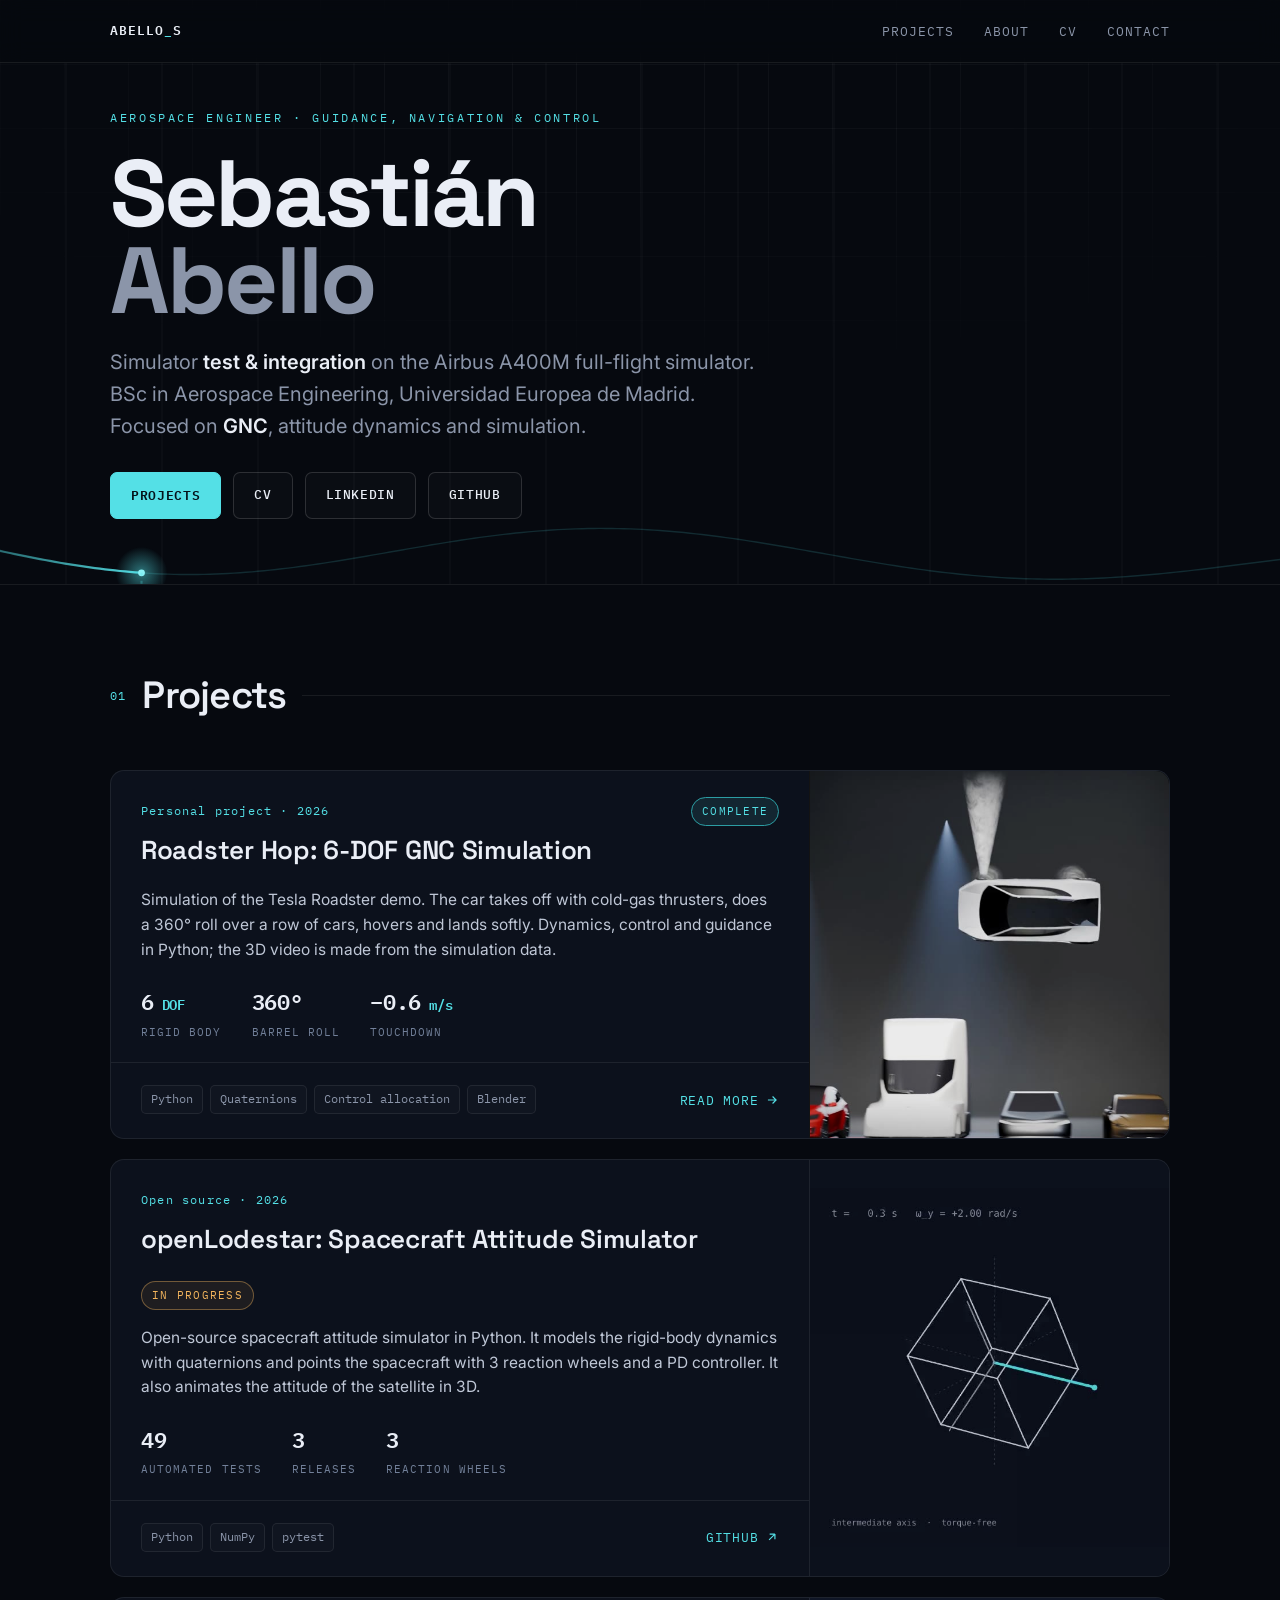
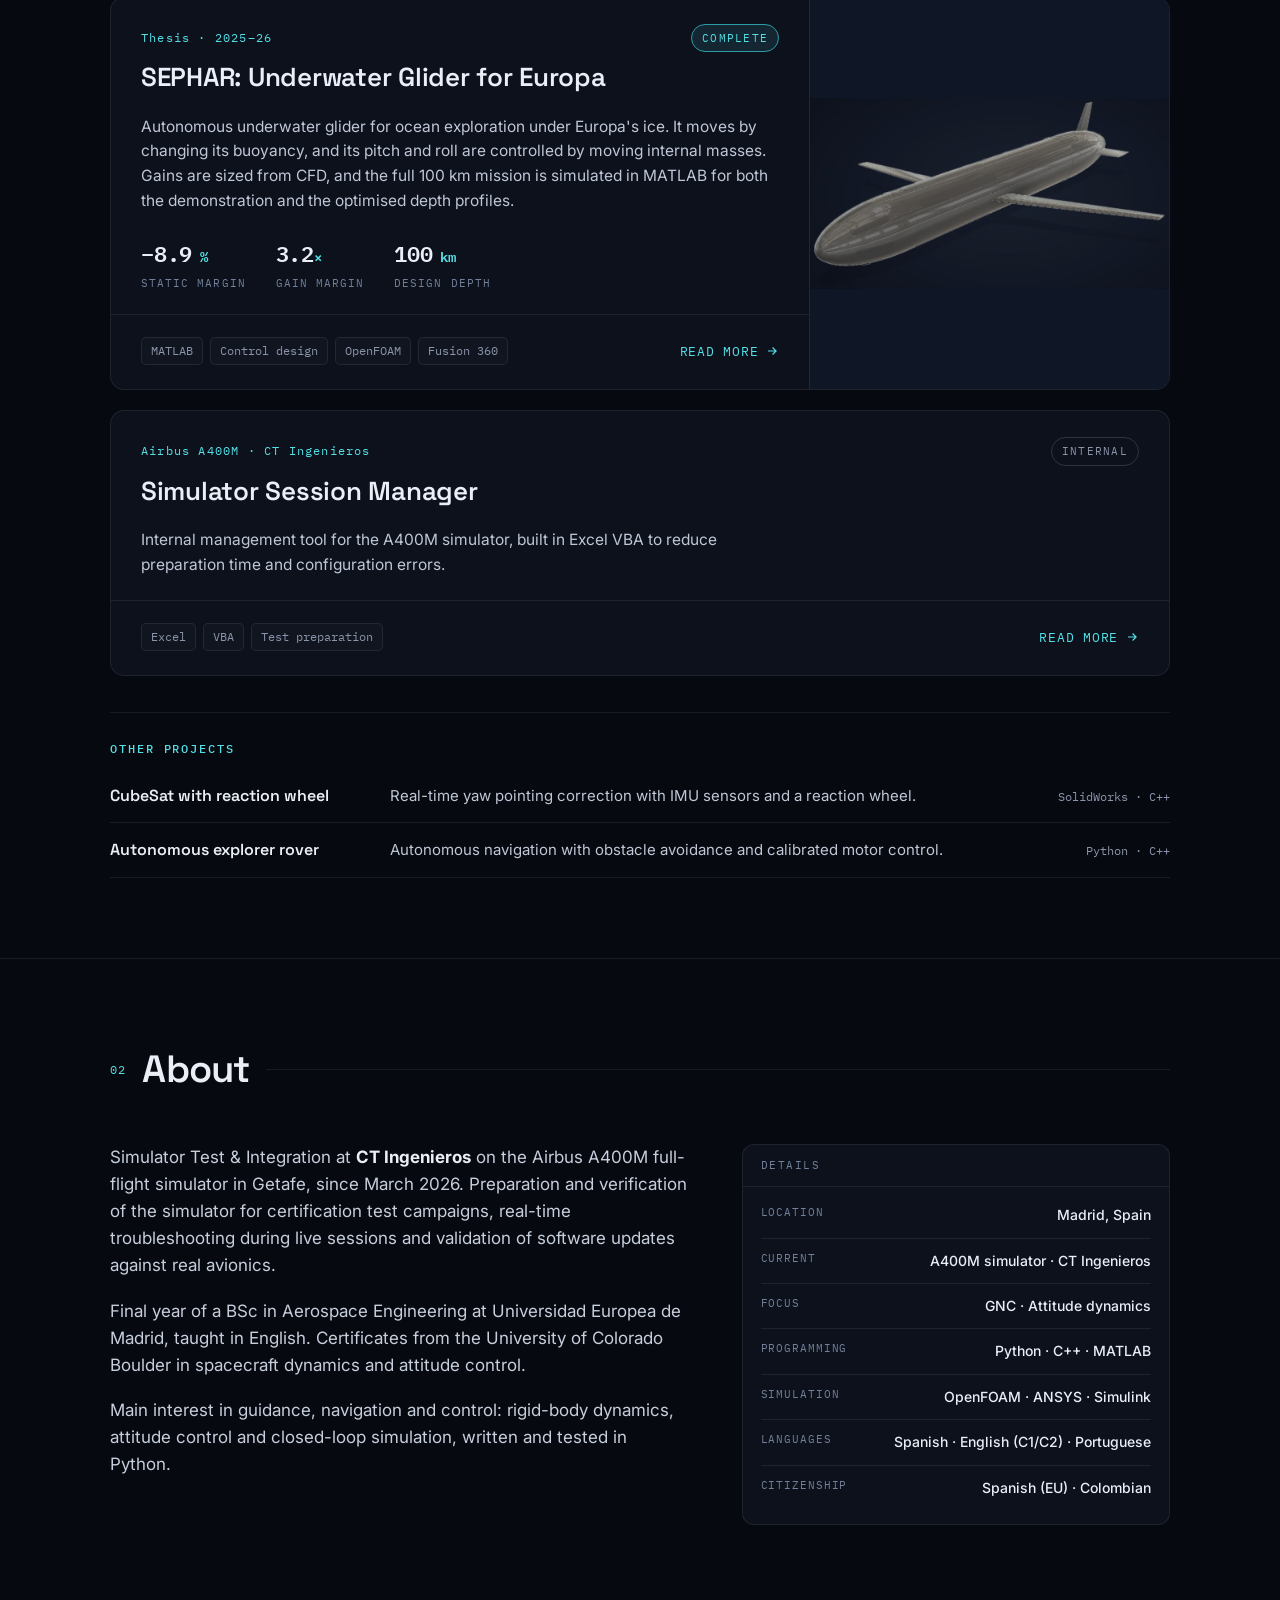
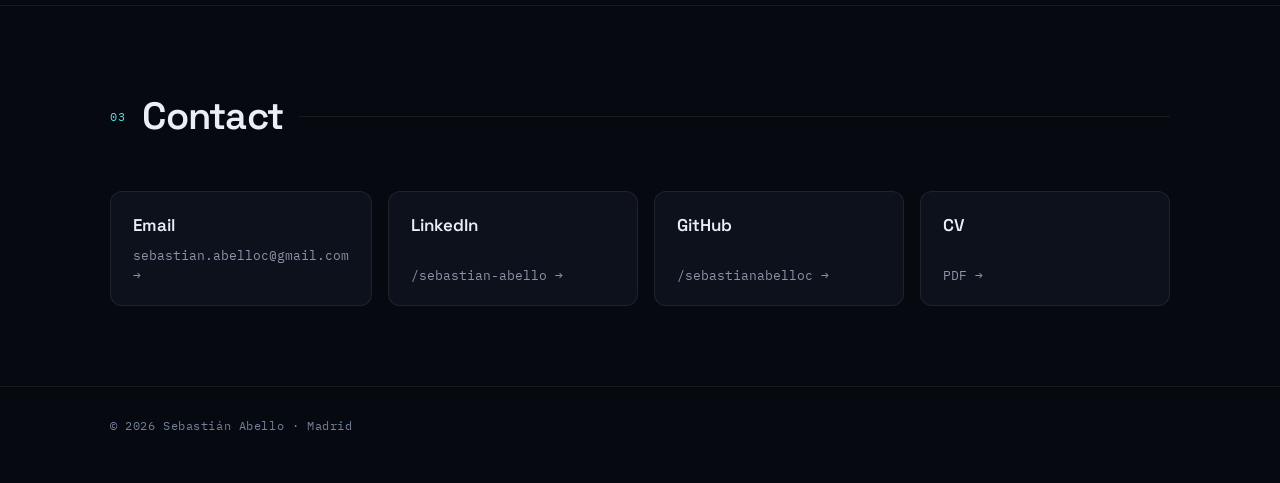
<file: index.html>
<!DOCTYPE html>
<html lang="en">
<head>
<meta charset="UTF-8" />
<script>document.documentElement.classList.add('js')</script>
<meta name="viewport" content="width=device-width, initial-scale=1.0" />
<title>Sebastián Abello · Aerospace Engineer</title>
<meta name="description" content="Aerospace engineer in simulator test and integration on the Airbus A400M full-flight simulator. Projects in guidance, navigation and control, attitude dynamics and simulation." />
<link rel="preconnect" href="https://fonts.googleapis.com" />
<link rel="preconnect" href="https://fonts.gstatic.com" crossorigin />
<link href="https://fonts.googleapis.com/css2?family=IBM+Plex+Mono:wght@400;500;600&family=Inter:wght@400;500;600&family=Space+Grotesk:wght@500;600;700&display=swap" rel="stylesheet" />
<link rel="icon" href="favicon.svg" type="image/svg+xml" />
<meta property="og:type" content="website" />
<meta property="og:title" content="Sebastián Abello · Aerospace Engineer" />
<meta property="og:description" content="Projects in guidance, navigation and control, attitude dynamics and simulation." />
<meta property="og:image" content="https://sebastianabelloc.github.io/assets/og-roadster.jpg" />
<meta property="og:url" content="https://sebastianabelloc.github.io/" />
<meta name="twitter:card" content="summary_large_image" />
<link rel="stylesheet" href="style.css?v=14" />
</head>
<body>

<header class="bar">
  <div class="wrap">
    <a class="brand" href="index.html">ABELLO<b>_</b>S</a>
    <button class="menu-btn" aria-label="Menu" aria-expanded="false"><span></span><span></span></button>
    <nav>
      <a href="#projects">Projects</a>
      <a href="#about">About</a>
      <a href="cv.pdf" target="_blank" rel="noopener">CV</a>
      <a href="#contact">Contact</a>
    </nav>
  </div>
</header>

<main>
<section class="hero">
  <canvas id="traj"></canvas>
  <div class="wrap">
    <span class="eyebrow">Aerospace Engineer · Guidance, Navigation &amp; Control</span>
    <h1>Sebastián<br><span class="l2">Abello</span></h1>
    <p class="role">
      Simulator <b>test &amp; integration</b> on the Airbus A400M full-flight simulator.
      BSc in Aerospace Engineering, Universidad Europea de Madrid.
      Focused on <b>GNC</b>, attitude dynamics and simulation.
    </p>
    <div class="cta">
      <a class="btn primary" href="#projects">Projects</a>
      <a class="btn" href="cv.pdf" target="_blank" rel="noopener">CV</a>
      <a class="btn" href="https://www.linkedin.com/in/sebastian-abello-30a642265/" target="_blank" rel="noopener">LinkedIn</a>
      <a class="btn" href="https://github.com/sebastianabelloc" target="_blank" rel="noopener">GitHub</a>
    </div>
  </div>
</section>

<section id="projects">
  <div class="wrap">
    <div class="sec-head reveal"><span class="tag">01</span><h2>Projects</h2><span class="rule"></span></div>

    <a class="log has-media reveal" href="roadster-hop.html">
      <div class="log-body">
        <div class="log-h"><div><span class="idx">Personal project · 2026</span><h3>Roadster Hop: 6-DOF GNC Simulation</h3></div><span class="badge done">Complete</span></div>
        <p class="desc">Simulation of the Tesla Roadster demo. The car takes off with cold-gas thrusters, does a 360° roll over a row of cars, hovers and lands softly. Dynamics, control and guidance in Python; the 3D video is made from the simulation data.</p>
        <div class="metrics">
          <div class="m"><div class="v">6<span class="u"> DOF</span></div><div class="k">rigid body</div></div>
          <div class="m"><div class="v">360°</div><div class="k">barrel roll</div></div>
          <div class="m"><div class="v">−0.6<span class="u"> m/s</span></div><div class="k">touchdown</div></div>
        </div>
        <div class="log-f"><div class="stack"><span class="chip">Python</span><span class="chip">Quaternions</span><span class="chip">Control allocation</span><span class="chip">Blender</span></div>
          <span class="open-cue">Read more <svg viewBox="0 0 24 24" fill="none" stroke="currentColor" stroke-width="2"><path d="M5 12h14M13 6l6 6-6 6"/></svg></span></div>
      </div>
      <div class="log-media"><video src="assets/roadster-card.mp4" poster="assets/roadster-hop-thumb.jpg" autoplay muted loop playsinline preload="metadata" aria-label="Render of the simulated hop: take-off, barrel roll over the lineup of cars and landing"></video></div>
    </a>

    <a class="log has-media reveal" href="https://github.com/sebastianabelloc/openLodestar" target="_blank" rel="noopener">
      <div class="log-body">
        <div class="log-h"><div><span class="idx">Open source · 2026</span><h3>openLodestar: Spacecraft Attitude Simulator</h3></div><span class="badge wip">In progress</span></div>
        <p class="desc">Open-source spacecraft attitude simulator in Python. It models the rigid-body dynamics with quaternions and points the spacecraft with 3 reaction wheels and a PD controller. It also animates the attitude of the satellite in 3D.</p>
        <div class="metrics">
          <div class="m"><div class="v">49</div><div class="k">automated tests</div></div>
          <div class="m"><div class="v">3</div><div class="k">releases</div></div>
          <div class="m"><div class="v">3</div><div class="k">reaction wheels</div></div>
        </div>
        <div class="log-f"><div class="stack"><span class="chip">Python</span><span class="chip">NumPy</span><span class="chip">pytest</span></div>
          <span class="open-cue">GitHub <svg viewBox="0 0 24 24" fill="none" stroke="currentColor" stroke-width="2"><path d="M7 17L17 7M17 7H8M17 7v9"/></svg></span></div>
      </div>
      <div class="log-media fit"><video src="assets/lodestar-tumble.mp4" poster="assets/lodestar-tumble-poster.jpg" autoplay muted loop playsinline preload="metadata" aria-label="Torque-free tumbling body simulated with openLodestar: the intermediate axis flips periodically (Dzhanibekov effect)"></video></div>
    </a>

    <a class="log has-media reveal" href="sephar.html">
      <div class="log-body">
        <div class="log-h"><div><span class="idx">Thesis · 2025–26</span><h3>SEPHAR: Underwater Glider for Europa</h3></div><span class="badge done">Complete</span></div>
        <p class="desc">Autonomous underwater glider for ocean exploration under Europa's ice. It moves by changing its buoyancy, and its pitch and roll are controlled by moving internal masses. Gains are sized from CFD, and the full 100 km mission is simulated in MATLAB for both the demonstration and the optimised depth profiles.</p>
        <div class="metrics">
          <div class="m"><div class="v">−8.9<span class="u"> %</span></div><div class="k">static margin</div></div>
          <div class="m"><div class="v">3.2<span class="u">×</span></div><div class="k">gain margin</div></div>
          <div class="m"><div class="v">100<span class="u"> km</span></div><div class="k">design depth</div></div>
        </div>
        <div class="log-f"><div class="stack"><span class="chip">MATLAB</span><span class="chip">Control design</span><span class="chip">OpenFOAM</span><span class="chip">Fusion 360</span></div>
          <span class="open-cue">Read more <svg viewBox="0 0 24 24" fill="none" stroke="currentColor" stroke-width="2"><path d="M5 12h14M13 6l6 6-6 6"/></svg></span></div>
      </div>
      <div class="log-media fit sephar"><img src="assets/sephar-exterior-dark.jpg" alt="SEPHAR underwater glider, exterior CAD render" loading="lazy" /></div>
    </a>

    <a class="log reveal" href="a400m-session-manager.html">
      <div class="log-body">
        <div class="log-h"><div><span class="idx">Airbus A400M · CT Ingenieros</span><h3>Simulator Session Manager</h3></div><span class="badge int">Internal</span></div>
        <p class="desc">Internal management tool for the A400M simulator, built in Excel VBA to reduce preparation time and configuration errors.</p>
        <div class="log-f"><div class="stack"><span class="chip">Excel</span><span class="chip">VBA</span><span class="chip">Test preparation</span></div>
          <span class="open-cue">Read more <svg viewBox="0 0 24 24" fill="none" stroke="currentColor" stroke-width="2"><path d="M5 12h14M13 6l6 6-6 6"/></svg></span></div>
      </div>
    </a>

    <div class="others reveal">
      <h4>Other projects</h4>
      <div class="orow"><span class="on">CubeSat with reaction wheel</span><span class="od">Real-time yaw pointing correction with IMU sensors and a reaction wheel.</span><span class="ot">SolidWorks · C++</span></div>
      <div class="orow"><span class="on">Autonomous explorer rover</span><span class="od">Autonomous navigation with obstacle avoidance and calibrated motor control.</span><span class="ot">Python · C++</span></div>
    </div>

  </div>
</section>

<section id="about">
  <div class="wrap">
    <div class="sec-head reveal"><span class="tag">02</span><h2>About</h2><span class="rule"></span></div>
    <div class="about-grid reveal">
      <div>
        <p>Simulator Test &amp; Integration at <b>CT Ingenieros</b> on the Airbus A400M full-flight simulator in Getafe, since March 2026. Preparation and verification of the simulator for certification test campaigns, real-time troubleshooting during live sessions and validation of software updates against real avionics.</p>
        <p>Final year of a BSc in Aerospace Engineering at Universidad Europea de Madrid, taught in English. Certificates from the University of Colorado Boulder in spacecraft dynamics and attitude control.</p>
        <p>Main interest in guidance, navigation and control: rigid-body dynamics, attitude control and closed-loop simulation, written and tested in Python.</p>
      </div>
      <div class="sys">
        <div class="sys-h">Details</div>
        <dl>
          <div class="row"><dt>Location</dt><dd>Madrid, Spain</dd></div>
          <div class="row"><dt>Current</dt><dd>A400M simulator · CT Ingenieros</dd></div>
          <div class="row"><dt>Focus</dt><dd class="amber">GNC · Attitude dynamics</dd></div>
          <div class="row"><dt>Programming</dt><dd>Python · C++ · MATLAB</dd></div>
          <div class="row"><dt>Simulation</dt><dd>OpenFOAM · ANSYS · Simulink</dd></div>
          <div class="row"><dt>Languages</dt><dd>Spanish · English (C1/C2) · Portuguese</dd></div>
          <div class="row"><dt>Citizenship</dt><dd>Spanish (EU) · Colombian</dd></div>
        </dl>
      </div>
    </div>
  </div>
</section>

<section id="contact">
  <div class="wrap">
    <div class="sec-head reveal"><span class="tag">03</span><h2>Contact</h2><span class="rule"></span></div>
    <div class="contact reveal">
      <div class="links">
        <a class="lrow" href="mailto:sebastian.abelloc@gmail.com"><span class="k">Email</span><span class="v">sebastian.abelloc@gmail.com →</span></a>
        <a class="lrow" href="https://www.linkedin.com/in/sebastian-abello-30a642265/" target="_blank" rel="noopener"><span class="k">LinkedIn</span><span class="v">/sebastian-abello →</span></a>
        <a class="lrow" href="https://github.com/sebastianabelloc" target="_blank" rel="noopener"><span class="k">GitHub</span><span class="v">/sebastianabelloc →</span></a>
        <a class="lrow" href="cv.pdf" target="_blank" rel="noopener"><span class="k">CV</span><span class="v">PDF →</span></a>
      </div>
    </div>
  </div>
</section>
</main>

<footer>
  <div class="wrap">
    <span>© 2026 Sebastián Abello · Madrid</span>
  </div>
</footer>

<script src="app.js"></script>
</body>
</html>
</file>
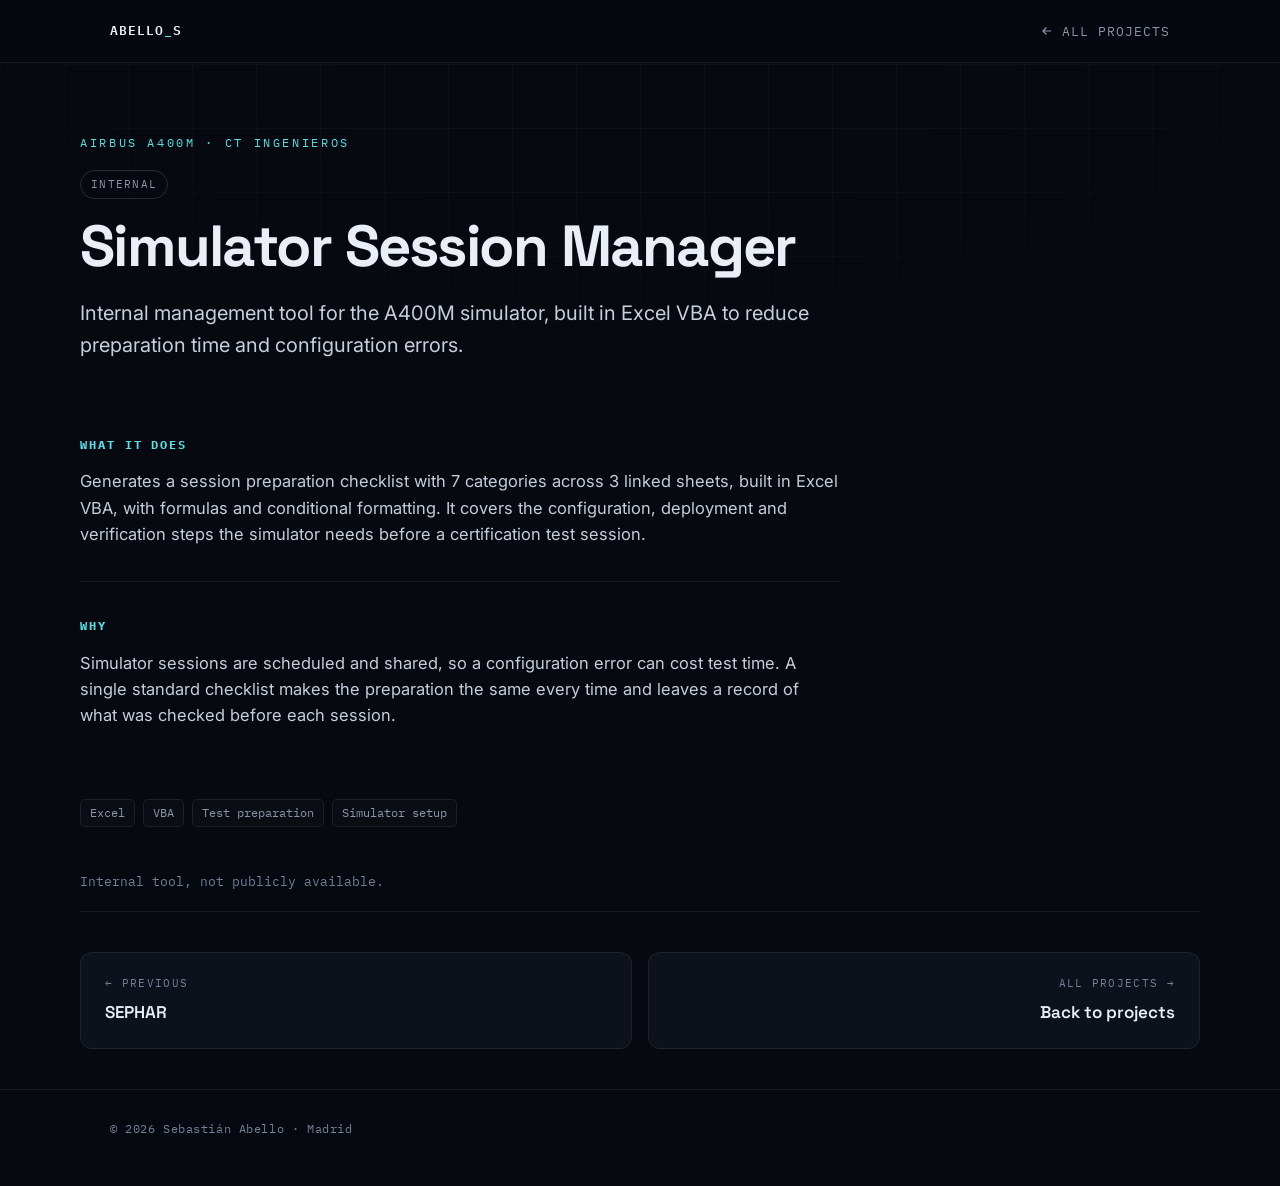
<file: a400m-session-manager.html>
<!DOCTYPE html>
<html lang="en">
<head>
<meta charset="UTF-8" />
<script>document.documentElement.classList.add('js')</script>
<meta name="viewport" content="width=device-width, initial-scale=1.0" />
<title>Simulator Session Manager · Sebastián Abello</title>
<meta name="description" content="Internal management tool for the A400M full-flight simulator, built in Excel VBA to reduce preparation time and configuration errors." />
<link rel="preconnect" href="https://fonts.googleapis.com" />
<link rel="preconnect" href="https://fonts.gstatic.com" crossorigin />
<link href="https://fonts.googleapis.com/css2?family=IBM+Plex+Mono:wght@400;500;600&family=Inter:wght@400;500;600&family=Space+Grotesk:wght@500;600;700&display=swap" rel="stylesheet" />
<link rel="icon" href="favicon.svg" type="image/svg+xml" />
<meta property="og:type" content="website" />
<meta property="og:title" content="Simulator Session Manager" />
<meta property="og:description" content="Internal management tool for the A400M simulator, built in Excel VBA to reduce preparation time and configuration errors." />
<meta property="og:image" content="https://sebastianabelloc.github.io/assets/og-roadster.jpg" />
<meta property="og:url" content="https://sebastianabelloc.github.io/a400m-session-manager.html" />
<meta name="twitter:card" content="summary_large_image" />
<link rel="stylesheet" href="style.css?v=14" />
</head>
<body>

<header class="bar">
  <div class="wrap">
    <a class="brand" href="index.html">ABELLO<b>_</b>S</a>
    <a class="back-link" href="index.html#projects">
      <svg viewBox="0 0 24 24" fill="none" stroke="currentColor" stroke-width="2"><path d="M19 12H5M11 6l-6 6 6 6"/></svg>All projects
    </a>
  </div>
</header>

<main>
<div class="pp wrap">
  <span class="eyebrow">Airbus A400M · CT Ingenieros</span>
  <span class="badge int pp-badge">Internal</span>
  <h1>Simulator Session Manager</h1>
  <p class="pp-lead">Internal management tool for the A400M simulator, built in Excel VBA to reduce preparation time and configuration errors.</p>

  <div class="pp-body">
    <div class="pp-sec">
      <h4>What it does</h4>
      <p>Generates a session preparation checklist with 7 categories across 3 linked sheets, built in Excel VBA, with formulas and conditional formatting. It covers the configuration, deployment and verification steps the simulator needs before a certification test session.</p>
    </div>
    <div class="pp-sec">
      <h4>Why</h4>
      <p>Simulator sessions are scheduled and shared, so a configuration error can cost test time. A single standard checklist makes the preparation the same every time and leaves a record of what was checked before each session.</p>
    </div>
  </div>

  <div class="pp-stack">
    <span class="chip">Excel</span><span class="chip">VBA</span><span class="chip">Test preparation</span><span class="chip">Simulator setup</span>
  </div>

  <div class="pp-actions">
    <span class="pp-note">Internal tool, not publicly available.</span>
  </div>

  <div class="pp-nav">
    <a href="sephar.html"><div class="dir">← Previous</div><div class="nm">SEPHAR</div></a>
    <a class="next" href="index.html#projects"><div class="dir">All projects →</div><div class="nm">Back to projects</div></a>
  </div>
</div>
</main>

<footer>
  <div class="wrap"><span>© 2026 Sebastián Abello · Madrid</span></div>
</footer>

<script src="app.js"></script>
</body>
</html>
</file>
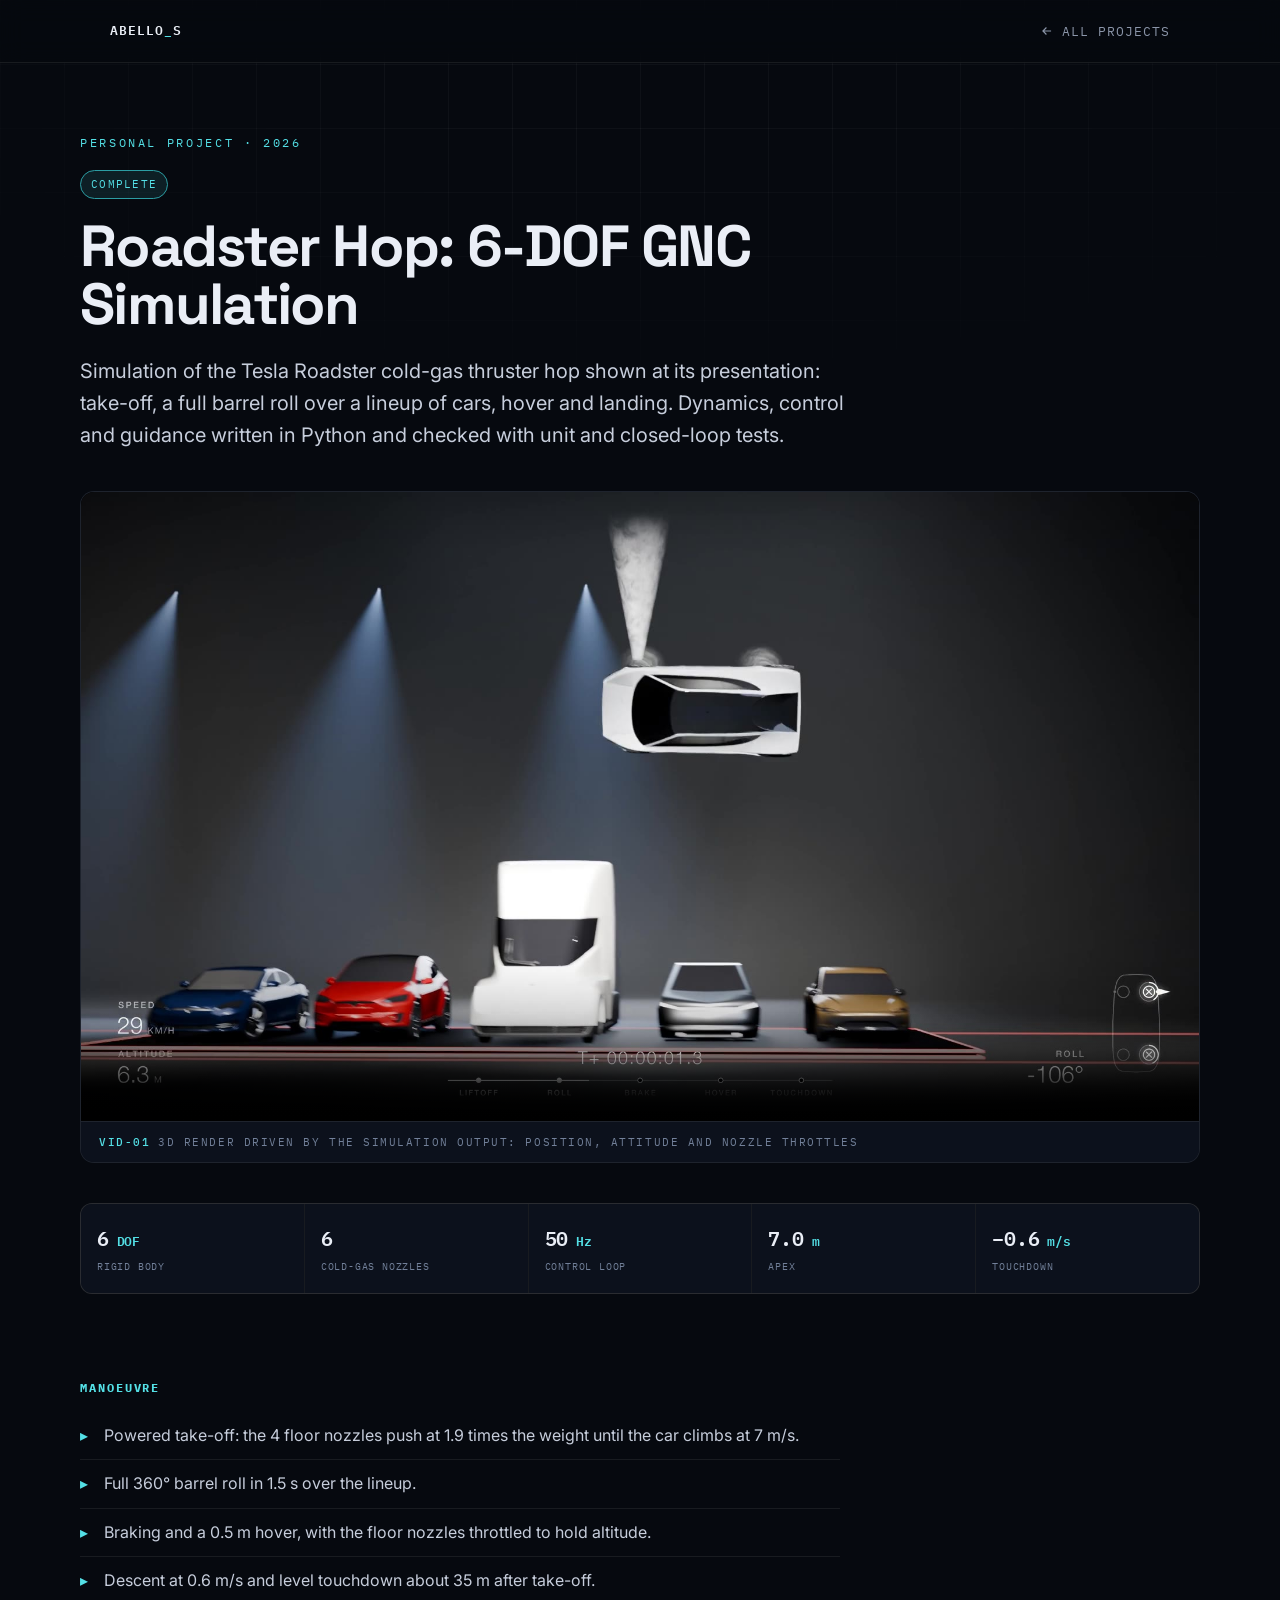
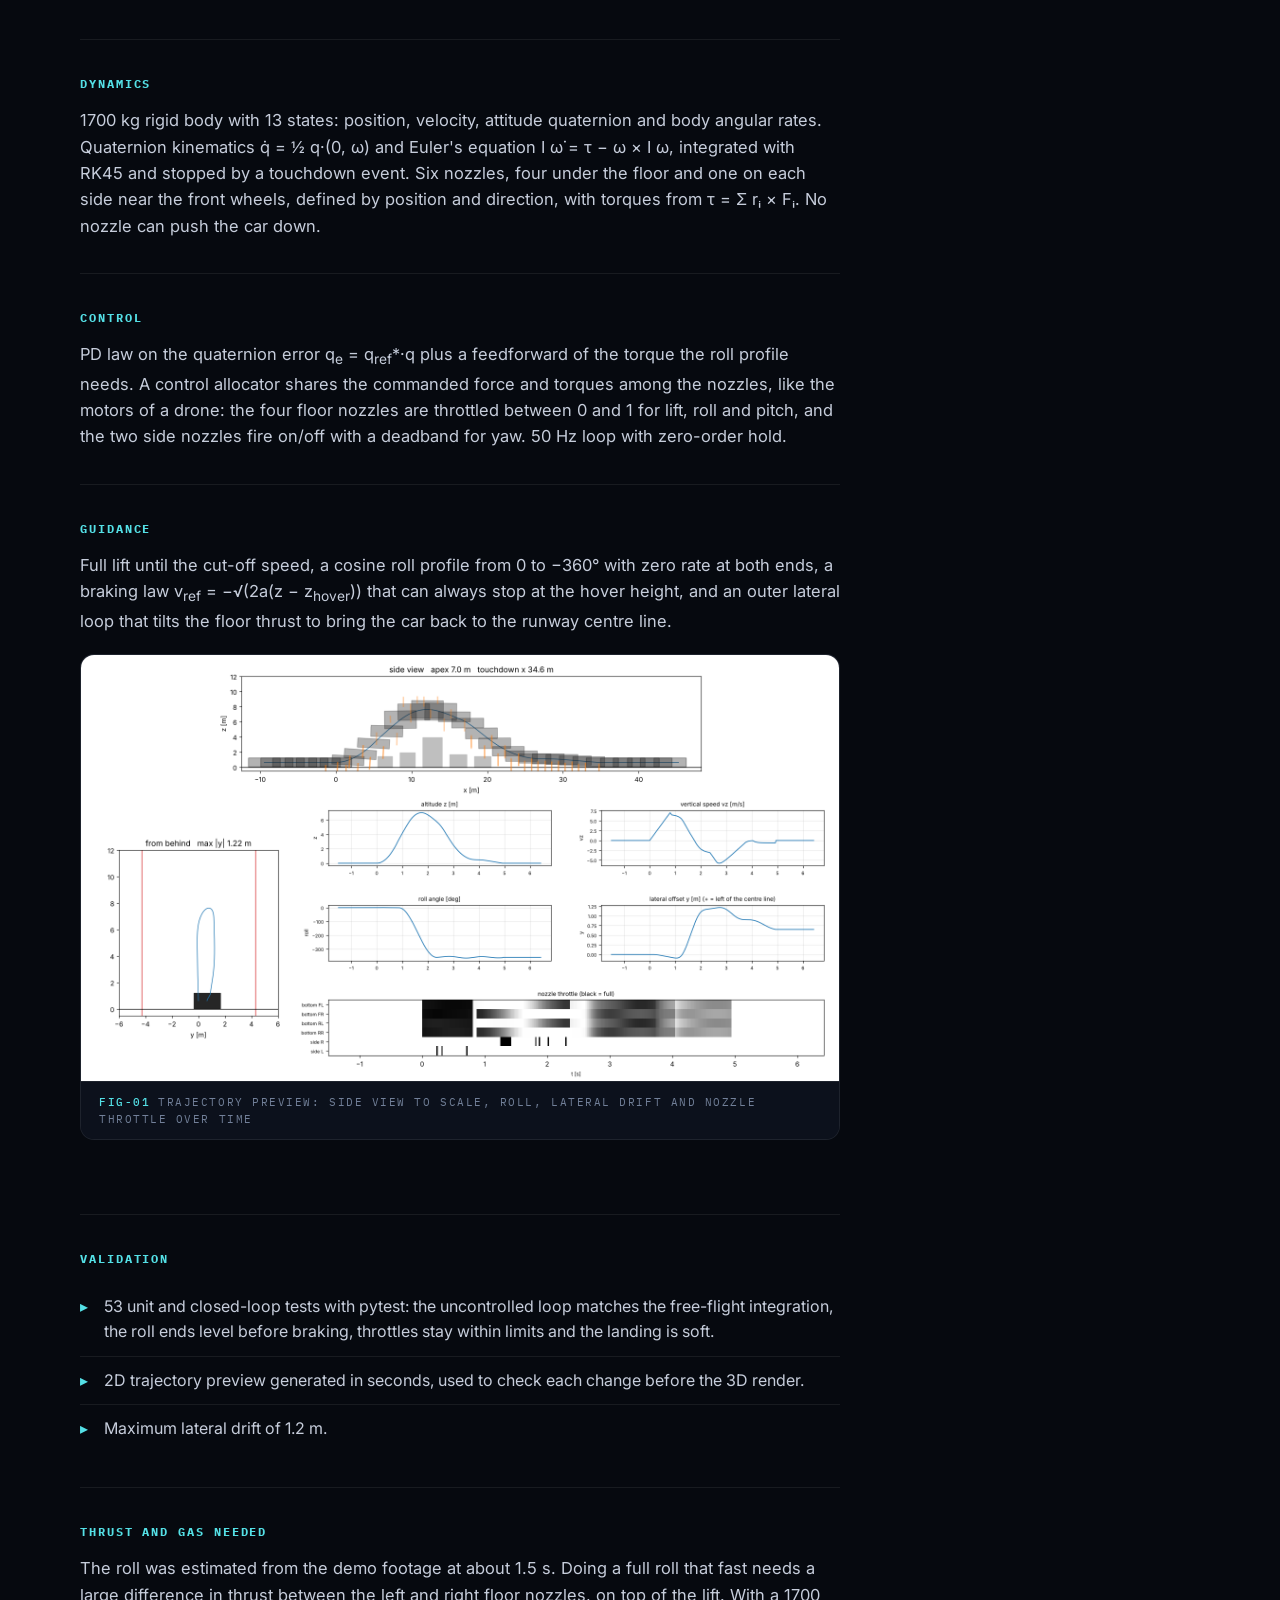
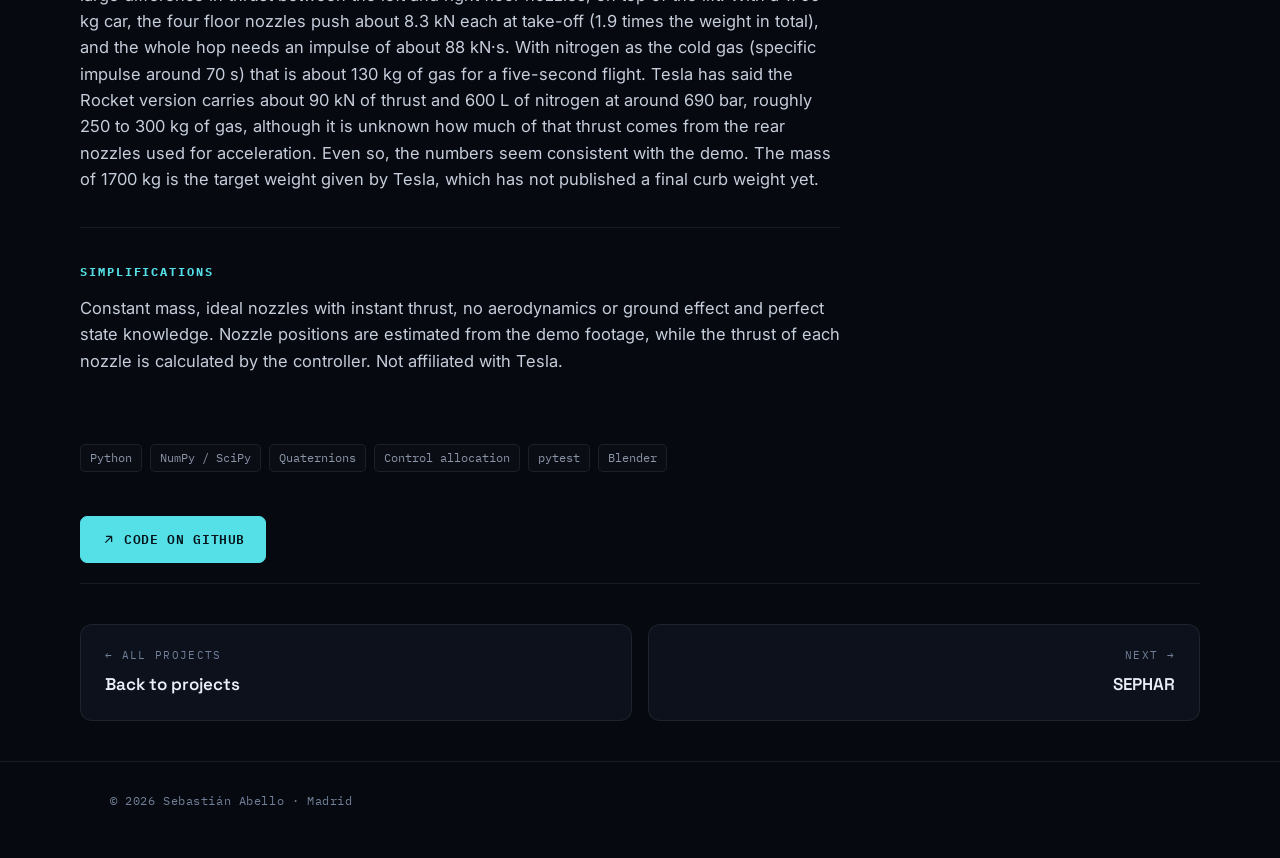
<file: roadster-hop.html>
<!DOCTYPE html>
<html lang="en">
<head>
<meta charset="UTF-8" />
<script>document.documentElement.classList.add('js')</script>
<meta name="viewport" content="width=device-width, initial-scale=1.0" />
<title>Roadster Hop: 6-DOF GNC Simulation · Sebastián Abello</title>
<meta name="description" content="6-DOF simulation of the Tesla Roadster cold-gas thruster hop: powered take-off, barrel roll, hover and soft landing, with the 3D render driven by the simulation output." />
<link rel="preconnect" href="https://fonts.googleapis.com" />
<link rel="preconnect" href="https://fonts.gstatic.com" crossorigin />
<link href="https://fonts.googleapis.com/css2?family=IBM+Plex+Mono:wght@400;500;600&family=Inter:wght@400;500;600&family=Space+Grotesk:wght@500;600;700&display=swap" rel="stylesheet" />
<link rel="icon" href="favicon.svg" type="image/svg+xml" />
<meta property="og:type" content="website" />
<meta property="og:title" content="Roadster Hop: 6-DOF GNC Simulation" />
<meta property="og:description" content="6-DOF simulation of the Tesla Roadster cold-gas thruster hop: powered take-off, barrel roll, hover and soft landing." />
<meta property="og:image" content="https://sebastianabelloc.github.io/assets/og-roadster.jpg" />
<meta property="og:url" content="https://sebastianabelloc.github.io/roadster-hop.html" />
<meta name="twitter:card" content="summary_large_image" />
<link rel="stylesheet" href="style.css?v=14" />
</head>
<body>

<header class="bar">
  <div class="wrap">
    <a class="brand" href="index.html">ABELLO<b>_</b>S</a>
    <a class="back-link" href="index.html#projects">
      <svg viewBox="0 0 24 24" fill="none" stroke="currentColor" stroke-width="2"><path d="M19 12H5M11 6l-6 6 6 6"/></svg>All projects
    </a>
  </div>
</header>

<main>
<div class="pp wrap">
  <span class="eyebrow">Personal project · 2026</span>
  <span class="badge done pp-badge">Complete</span>
  <h1>Roadster Hop: 6-DOF GNC Simulation</h1>
  <p class="pp-lead">Simulation of the Tesla Roadster cold-gas thruster hop shown at its presentation: take-off, a full barrel roll over a lineup of cars, hover and landing. Dynamics, control and guidance written in Python and checked with unit and closed-loop tests.</p>

  <div class="pp-figure wide">
    <div class="pp-figure-img dark">
      <video src="assets/roadster-hop.mp4" poster="assets/roadster-hop-poster.jpg" controls muted loop playsinline preload="metadata"></video>
    </div>
    <div class="pp-figure-cap"><b>VID-01</b>3D render driven by the simulation output: position, attitude and nozzle throttles</div>
  </div>

  <div class="pp-specs">
    <div class="pp-spec"><div class="v">6<span class="u"> DOF</span></div><div class="k">rigid body</div></div>
    <div class="pp-spec"><div class="v">6</div><div class="k">cold-gas nozzles</div></div>
    <div class="pp-spec"><div class="v">50<span class="u"> Hz</span></div><div class="k">control loop</div></div>
    <div class="pp-spec"><div class="v">7.0<span class="u"> m</span></div><div class="k">apex</div></div>
    <div class="pp-spec"><div class="v">−0.6<span class="u"> m/s</span></div><div class="k">touchdown</div></div>
  </div>

  <div class="pp-body">
    <div class="pp-sec">
      <h4>Manoeuvre</h4>
      <ul>
        <li>Powered take-off: the 4 floor nozzles push at 1.9 times the weight until the car climbs at 7 m/s.</li>
        <li>Full 360° barrel roll in 1.5 s over the lineup.</li>
        <li>Braking and a 0.5 m hover, with the floor nozzles throttled to hold altitude.</li>
        <li>Descent at 0.6 m/s and level touchdown about 35 m after take-off.</li>
      </ul>
    </div>
    <div class="pp-sec">
      <h4>Dynamics</h4>
      <p>1700 kg rigid body with 13 states: position, velocity, attitude quaternion and body angular rates. Quaternion kinematics q̇ = ½ q·(0, ω) and Euler's equation I ω̇ = τ − ω × I ω, integrated with RK45 and stopped by a touchdown event. Six nozzles, four under the floor and one on each side near the front wheels, defined by position and direction, with torques from τ = Σ rᵢ × Fᵢ. No nozzle can push the car down.</p>
    </div>
    <div class="pp-sec">
      <h4>Control</h4>
      <p>PD law on the quaternion error q<sub>e</sub> = q<sub>ref</sub>*·q plus a feedforward of the torque the roll profile needs. A control allocator shares the commanded force and torques among the nozzles, like the motors of a drone: the four floor nozzles are throttled between 0 and 1 for lift, roll and pitch, and the two side nozzles fire on/off with a deadband for yaw. 50 Hz loop with zero-order hold.</p>
    </div>
    <div class="pp-sec">
      <h4>Guidance</h4>
      <p>Full lift until the cut-off speed, a cosine roll profile from 0 to −360° with zero rate at both ends, a braking law v<sub>ref</sub> = −√(2a(z − z<sub>hover</sub>)) that can always stop at the hover height, and an outer lateral loop that tilts the floor thrust to bring the car back to the runway centre line.</p>
      <div class="pp-figure">
        <div class="pp-figure-img"><img src="assets/roadster-preview.png" alt="Trajectory preview: side view to scale over the lineup, view from behind, altitude, vertical speed, roll and lateral offset over time, and the throttle of each nozzle" loading="lazy" /></div>
        <div class="pp-figure-cap"><b>FIG-01</b>Trajectory preview: side view to scale, roll, lateral drift and nozzle throttle over time</div>
      </div>
    </div>
    <div class="pp-sec">
      <h4>Validation</h4>
      <ul>
        <li>53 unit and closed-loop tests with pytest: the uncontrolled loop matches the free-flight integration, the roll ends level before braking, throttles stay within limits and the landing is soft.</li>
        <li>2D trajectory preview generated in seconds, used to check each change before the 3D render.</li>
        <li>Maximum lateral drift of 1.2 m.</li>
      </ul>
    </div>
    <div class="pp-sec">
      <h4>Thrust and gas needed</h4>
      <p>The roll was estimated from the demo footage at about 1.5 s. Doing a full roll that fast needs a large difference in thrust between the left and right floor nozzles, on top of the lift. With a 1700 kg car, the four floor nozzles push about 8.3 kN each at take-off (1.9 times the weight in total), and the whole hop needs an impulse of about 88 kN·s. With nitrogen as the cold gas (specific impulse around 70 s) that is about 130 kg of gas for a five-second flight. Tesla has said the Rocket version carries about 90 kN of thrust and 600 L of nitrogen at around 690 bar, roughly 250 to 300 kg of gas, although it is unknown how much of that thrust comes from the rear nozzles used for acceleration. Even so, the numbers seem consistent with the demo. The mass of 1700 kg is the target weight given by Tesla, which has not published a final curb weight yet.</p>
    </div>
    <div class="pp-sec">
      <h4>Simplifications</h4>
      <p>Constant mass, ideal nozzles with instant thrust, no aerodynamics or ground effect and perfect state knowledge. Nozzle positions are estimated from the demo footage, while the thrust of each nozzle is calculated by the controller. Not affiliated with Tesla.</p>
    </div>
  </div>

  <div class="pp-stack">
    <span class="chip">Python</span><span class="chip">NumPy / SciPy</span><span class="chip">Quaternions</span><span class="chip">Control allocation</span><span class="chip">pytest</span><span class="chip">Blender</span>
  </div>

  <div class="pp-actions">
    <a class="btn primary" href="https://github.com/sebastianabelloc/roadster-demo-sim" target="_blank" rel="noopener">
      <svg viewBox="0 0 24 24" fill="none" stroke="currentColor" stroke-width="2"><path d="M7 17L17 7M17 7H8M17 7v9"/></svg>Code on GitHub
    </a>
  </div>

  <div class="pp-nav">
    <a href="index.html#projects"><div class="dir">← All projects</div><div class="nm">Back to projects</div></a>
    <a class="next" href="sephar.html"><div class="dir">Next →</div><div class="nm">SEPHAR</div></a>
  </div>
</div>
</main>

<footer>
  <div class="wrap"><span>© 2026 Sebastián Abello · Madrid</span></div>
</footer>

<script src="app.js"></script>
</body>
</html>
</file>
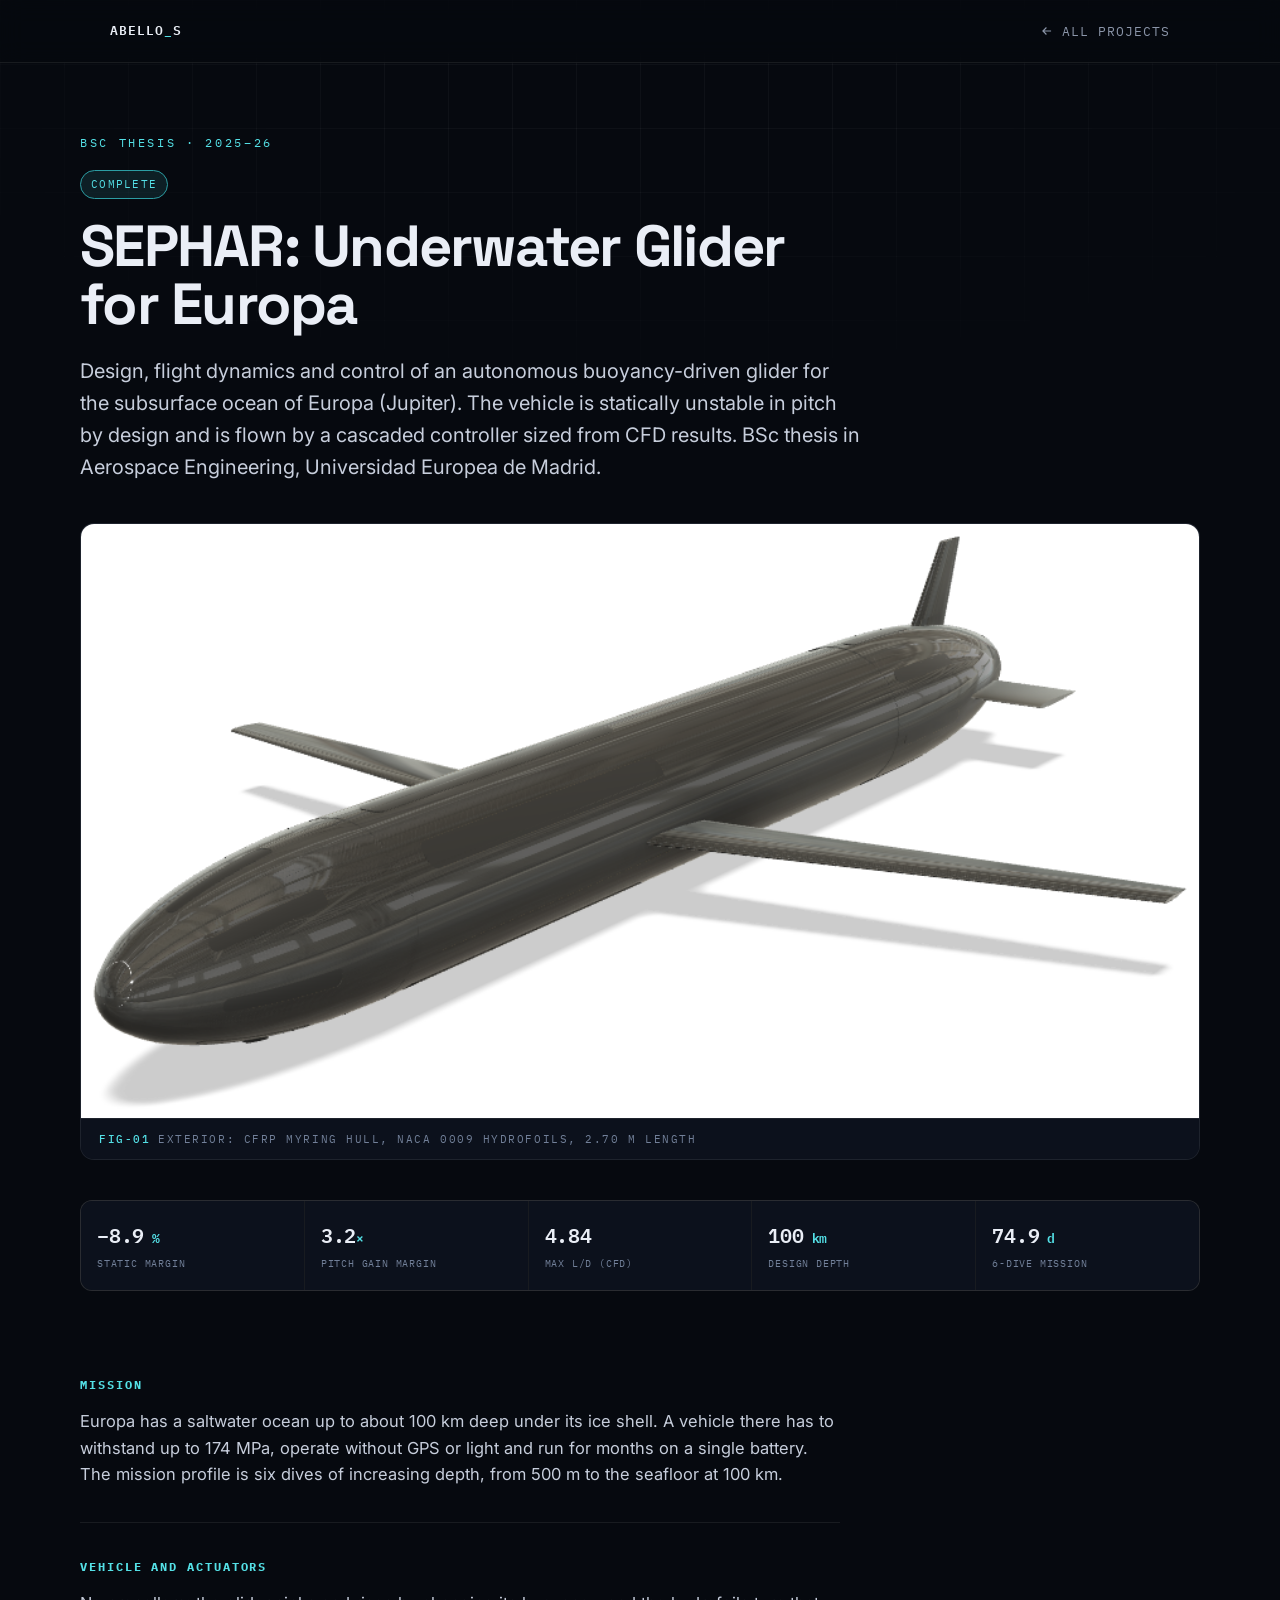
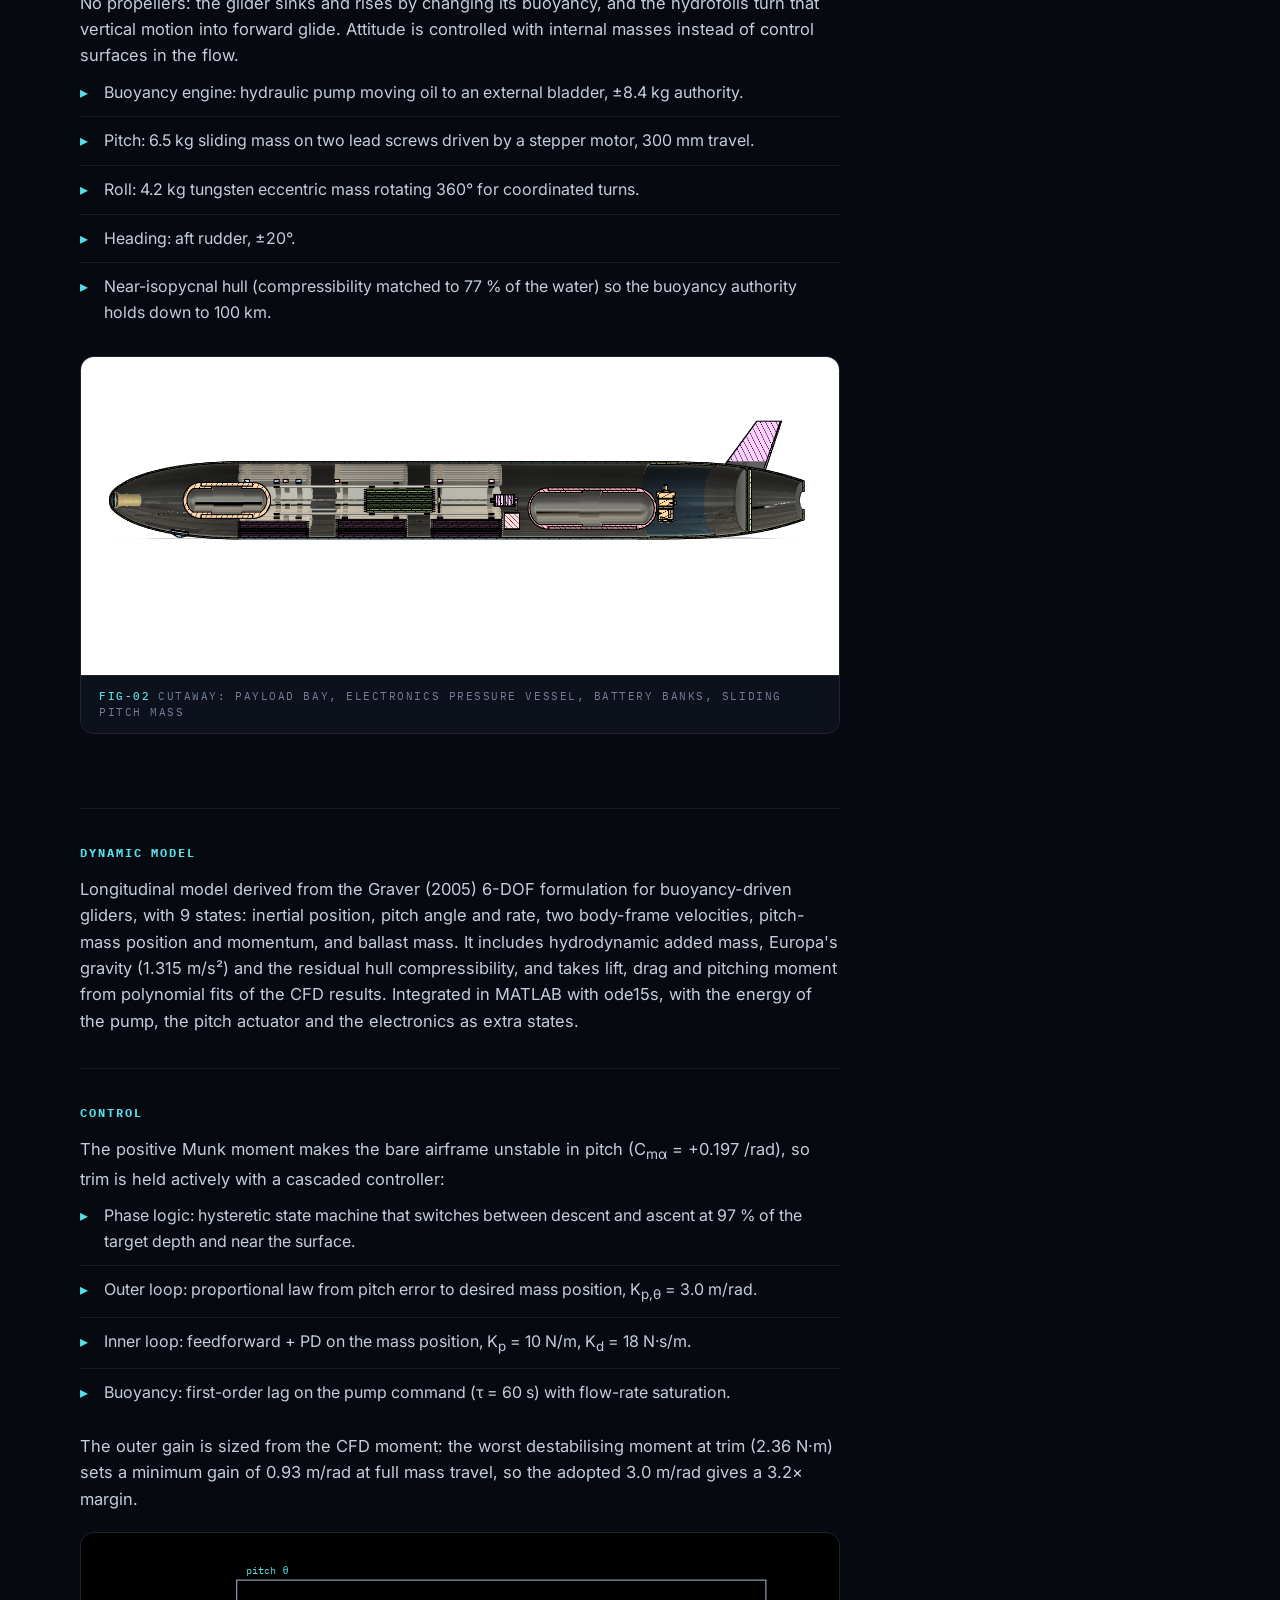
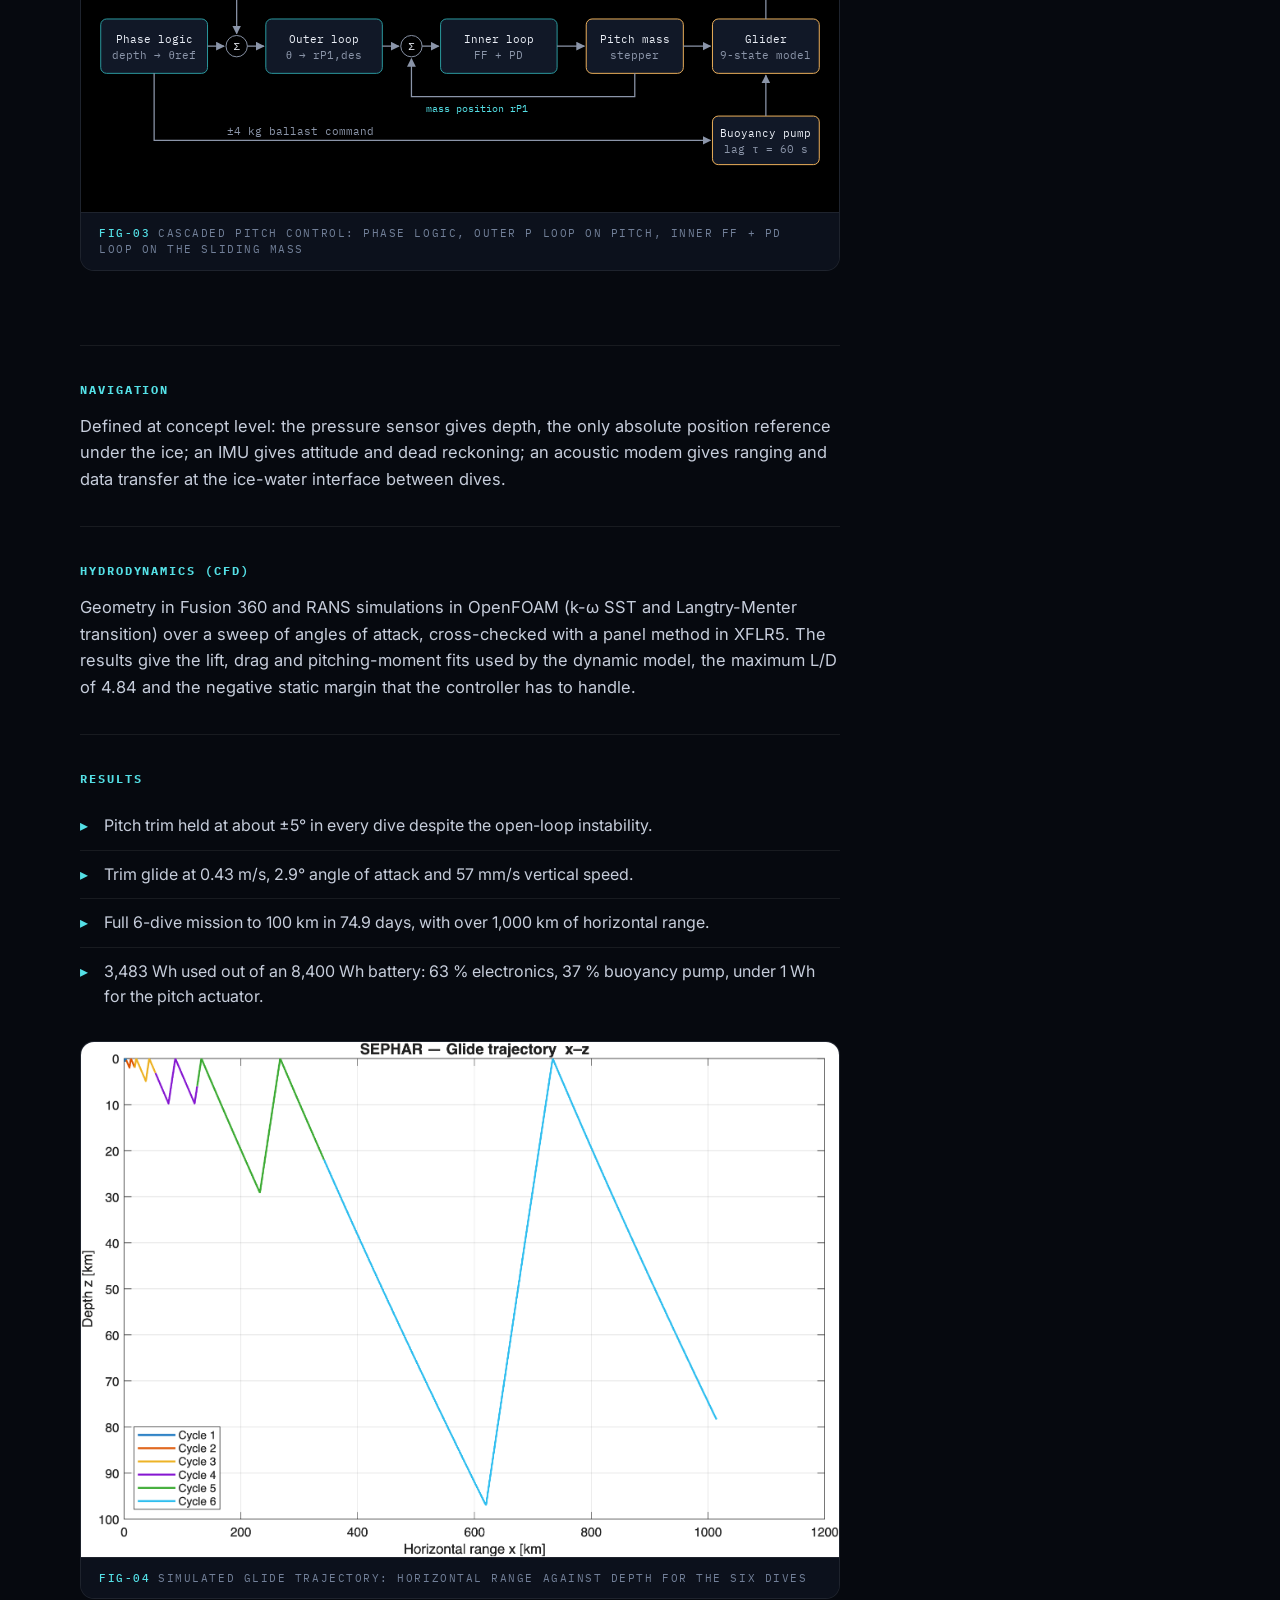
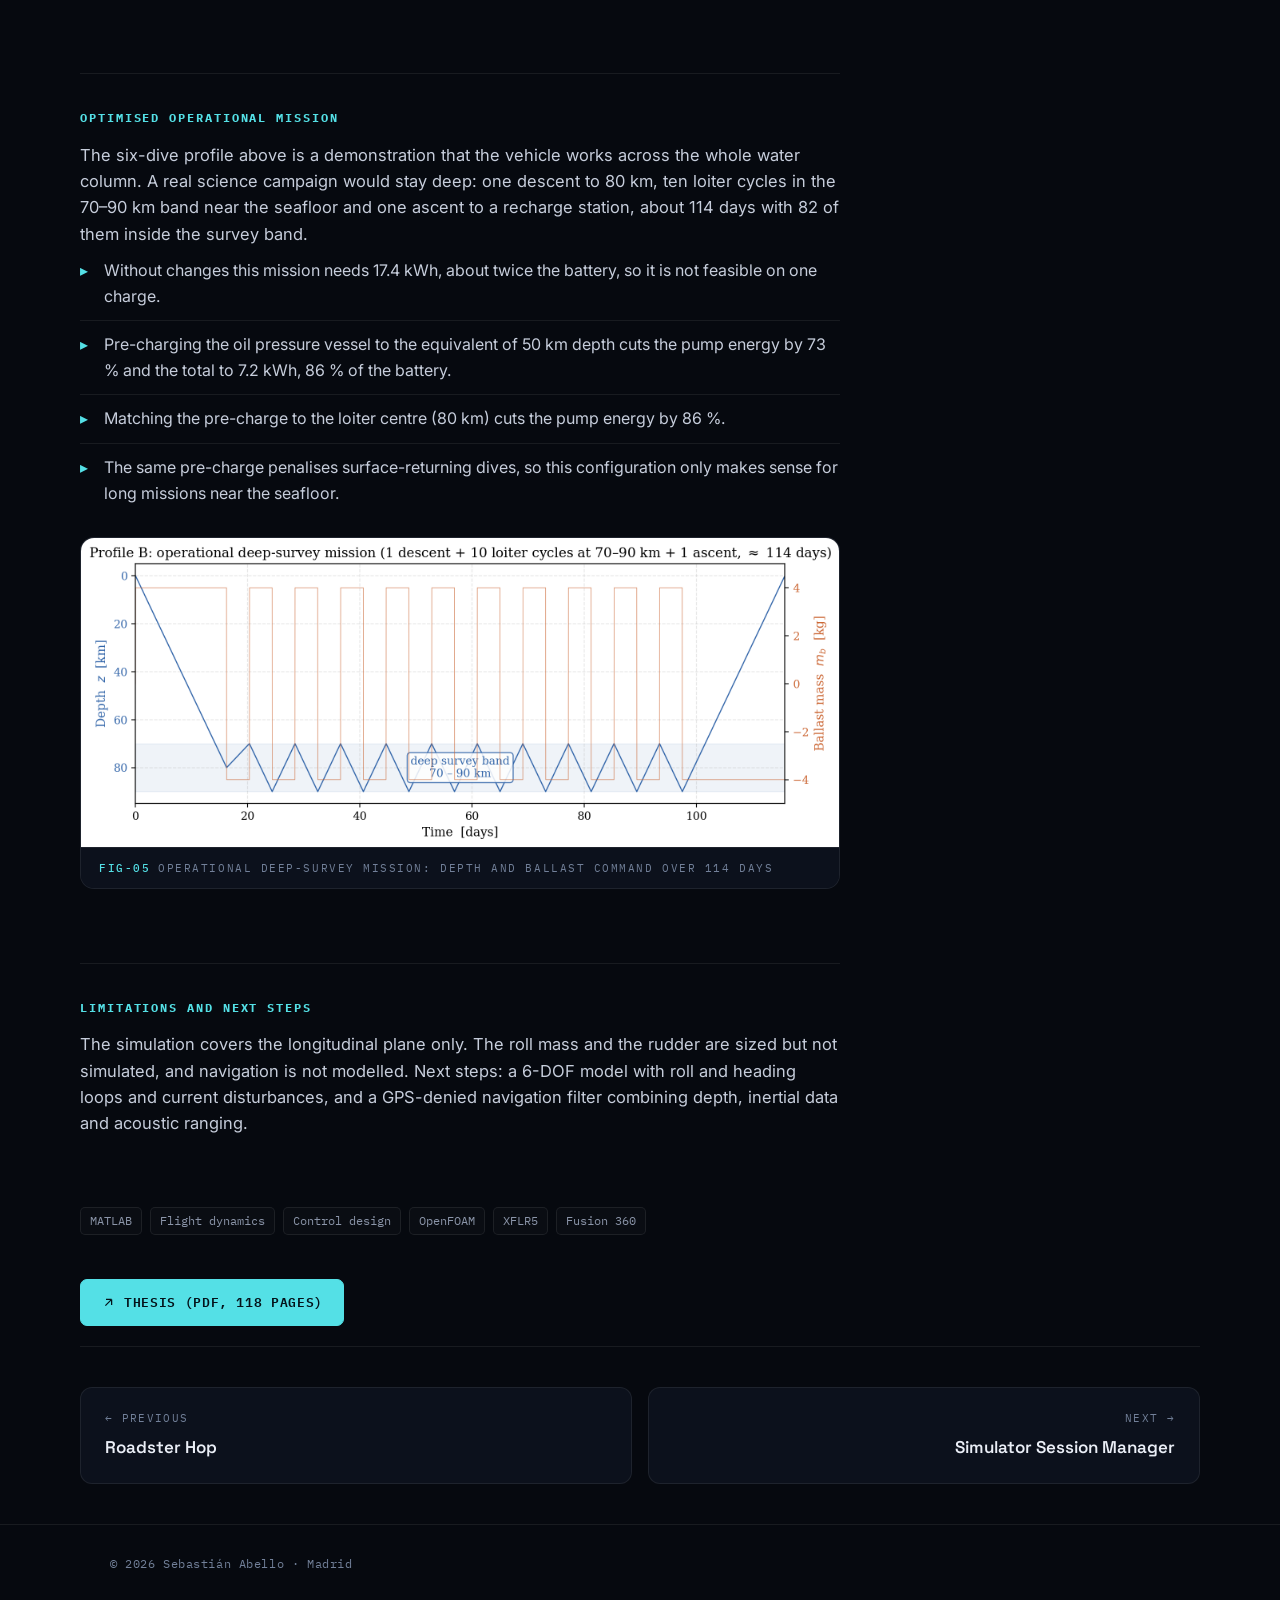
<file: sephar.html>
<!DOCTYPE html>
<html lang="en">
<head>
<meta charset="UTF-8" />
<script>document.documentElement.classList.add('js')</script>
<meta name="viewport" content="width=device-width, initial-scale=1.0" />
<title>SEPHAR: Underwater Glider for Europa · Sebastián Abello</title>
<meta name="description" content="SEPHAR: flight dynamics, control and hydrodynamic design of a buoyancy-driven autonomous underwater glider for the subsurface ocean of Europa. BSc thesis, Universidad Europea de Madrid." />
<link rel="preconnect" href="https://fonts.googleapis.com" />
<link rel="preconnect" href="https://fonts.gstatic.com" crossorigin />
<link href="https://fonts.googleapis.com/css2?family=IBM+Plex+Mono:wght@400;500;600&family=Inter:wght@400;500;600&family=Space+Grotesk:wght@500;600;700&display=swap" rel="stylesheet" />
<link rel="icon" href="favicon.svg" type="image/svg+xml" />
<meta property="og:type" content="website" />
<meta property="og:title" content="SEPHAR: Underwater Glider for Europa" />
<meta property="og:description" content="Flight dynamics, control and hydrodynamic design of an autonomous buoyancy-driven glider for Europa." />
<meta property="og:image" content="https://sebastianabelloc.github.io/assets/og-sephar.jpg" />
<meta property="og:url" content="https://sebastianabelloc.github.io/sephar.html" />
<meta name="twitter:card" content="summary_large_image" />
<link rel="stylesheet" href="style.css?v=14" />
</head>
<body>

<header class="bar">
  <div class="wrap">
    <a class="brand" href="index.html">ABELLO<b>_</b>S</a>
    <a class="back-link" href="index.html#projects">
      <svg viewBox="0 0 24 24" fill="none" stroke="currentColor" stroke-width="2"><path d="M19 12H5M11 6l-6 6 6 6"/></svg>All projects
    </a>
  </div>
</header>

<main>
<div class="pp wrap">
  <span class="eyebrow">BSc thesis · 2025–26</span>
  <span class="badge done pp-badge">Complete</span>
  <h1>SEPHAR: Underwater Glider for Europa</h1>
  <p class="pp-lead">Design, flight dynamics and control of an autonomous buoyancy-driven glider for the subsurface ocean of Europa (Jupiter). The vehicle is statically unstable in pitch by design and is flown by a cascaded controller sized from CFD results. BSc thesis in Aerospace Engineering, Universidad Europea de Madrid.</p>

  <div class="pp-figure wide">
    <div class="pp-figure-img"><img src="assets/sephar-exterior.png" alt="SEPHAR underwater glider, exterior CAD render showing hull, hydrofoils and tail" loading="lazy" /></div>
    <div class="pp-figure-cap"><b>FIG-01</b>Exterior: CFRP Myring hull, NACA 0009 hydrofoils, 2.70 m length</div>
  </div>

  <div class="pp-specs">
    <div class="pp-spec"><div class="v">−8.9<span class="u"> %</span></div><div class="k">static margin</div></div>
    <div class="pp-spec"><div class="v">3.2<span class="u">×</span></div><div class="k">pitch gain margin</div></div>
    <div class="pp-spec"><div class="v">4.84</div><div class="k">max L/D (CFD)</div></div>
    <div class="pp-spec"><div class="v">100<span class="u"> km</span></div><div class="k">design depth</div></div>
    <div class="pp-spec"><div class="v">74.9<span class="u"> d</span></div><div class="k">6-dive mission</div></div>
  </div>

  <div class="pp-body">
    <div class="pp-sec">
      <h4>Mission</h4>
      <p>Europa has a saltwater ocean up to about 100 km deep under its ice shell. A vehicle there has to withstand up to 174 MPa, operate without GPS or light and run for months on a single battery. The mission profile is six dives of increasing depth, from 500 m to the seafloor at 100 km.</p>
    </div>

    <div class="pp-sec">
      <h4>Vehicle and actuators</h4>
      <p>No propellers: the glider sinks and rises by changing its buoyancy, and the hydrofoils turn that vertical motion into forward glide. Attitude is controlled with internal masses instead of control surfaces in the flow.</p>
      <ul>
        <li>Buoyancy engine: hydraulic pump moving oil to an external bladder, ±8.4 kg authority.</li>
        <li>Pitch: 6.5 kg sliding mass on two lead screws driven by a stepper motor, 300 mm travel.</li>
        <li>Roll: 4.2 kg tungsten eccentric mass rotating 360° for coordinated turns.</li>
        <li>Heading: aft rudder, ±20°.</li>
        <li>Near-isopycnal hull (compressibility matched to 77 % of the water) so the buoyancy authority holds down to 100 km.</li>
      </ul>
      <div class="pp-figure">
        <div class="pp-figure-img"><img src="assets/sephar-cutaway.png" alt="SEPHAR internal layout, cutaway view showing pressure vessels, battery packs, sliding internal mass and control systems" loading="lazy" /></div>
        <div class="pp-figure-cap"><b>FIG-02</b>Cutaway: payload bay, electronics pressure vessel, battery banks, sliding pitch mass</div>
      </div>
    </div>

    <div class="pp-sec">
      <h4>Dynamic model</h4>
      <p>Longitudinal model derived from the Graver (2005) 6-DOF formulation for buoyancy-driven gliders, with 9 states: inertial position, pitch angle and rate, two body-frame velocities, pitch-mass position and momentum, and ballast mass. It includes hydrodynamic added mass, Europa's gravity (1.315 m/s²) and the residual hull compressibility, and takes lift, drag and pitching moment from polynomial fits of the CFD results. Integrated in MATLAB with ode15s, with the energy of the pump, the pitch actuator and the electronics as extra states.</p>
    </div>

    <div class="pp-sec">
      <h4>Control</h4>
      <p>The positive Munk moment makes the bare airframe unstable in pitch (C<sub>mα</sub> = +0.197 /rad), so trim is held actively with a cascaded controller:</p>
      <ul>
        <li>Phase logic: hysteretic state machine that switches between descent and ascent at 97 % of the target depth and near the surface.</li>
        <li>Outer loop: proportional law from pitch error to desired mass position, K<sub>p,θ</sub> = 3.0 m/rad.</li>
        <li>Inner loop: feedforward + PD on the mass position, K<sub>p</sub> = 10 N/m, K<sub>d</sub> = 18 N·s/m.</li>
        <li>Buoyancy: first-order lag on the pump command (τ = 60 s) with flow-rate saturation.</li>
      </ul>
      <p style="margin-top:16px">The outer gain is sized from the CFD moment: the worst destabilising moment at trim (2.36 N·m) sets a minimum gain of 0.93 m/rad at full mass travel, so the adopted 3.0 m/rad gives a 3.2× margin.</p>
      <div class="pp-figure">
        <div class="pp-figure-img dark">
          <svg class="loop" viewBox="0 0 760 250" role="img" aria-label="Cascaded pitch control loop: phase logic sets the pitch reference, the outer proportional loop gives the desired mass position, the inner PD loop drives the sliding mass, which moves the glider; pitch and mass position are fed back.">
            <defs><marker id="ar" viewBox="0 0 10 10" refX="9" refY="5" markerWidth="7" markerHeight="7" orient="auto"><path d="M0 0L10 5L0 10z" fill="#8B95A9"/></marker></defs>
            <g font-family="IBM Plex Mono, monospace" font-size="11" fill="#EAEEF6" text-anchor="middle">
              <rect x="10" y="70" width="110" height="56" rx="6" fill="#111827" stroke="#2C9DA3"/><text x="65" y="95">Phase logic</text><text x="65" y="111" fill="#8B95A9">depth → θref</text>
              <circle cx="150" cy="98" r="11" fill="none" stroke="#8B95A9"/><text x="150" y="102">Σ</text>
              <rect x="180" y="70" width="120" height="56" rx="6" fill="#111827" stroke="#2C9DA3"/><text x="240" y="95">Outer loop</text><text x="240" y="111" fill="#8B95A9">θ → rP1,des</text>
              <circle cx="330" cy="98" r="11" fill="none" stroke="#8B95A9"/><text x="330" y="102">Σ</text>
              <rect x="360" y="70" width="120" height="56" rx="6" fill="#111827" stroke="#2C9DA3"/><text x="420" y="95">Inner loop</text><text x="420" y="111" fill="#8B95A9">FF + PD</text>
              <rect x="510" y="70" width="100" height="56" rx="6" fill="#111827" stroke="#F2B45C"/><text x="560" y="95">Pitch mass</text><text x="560" y="111" fill="#8B95A9">stepper</text>
              <rect x="640" y="70" width="110" height="56" rx="6" fill="#111827" stroke="#F2B45C"/><text x="695" y="95">Glider</text><text x="695" y="111" fill="#8B95A9">9-state model</text>
              <rect x="640" y="170" width="110" height="50" rx="6" fill="#111827" stroke="#F2B45C"/><text x="695" y="192">Buoyancy pump</text><text x="695" y="208" fill="#8B95A9">lag τ = 60 s</text>
              <text x="140" y="190" fill="#8B95A9" text-anchor="start">±4 kg ballast command</text>
            </g>
            <g stroke="#8B95A9" stroke-width="1.3" fill="none">
              <path d="M120 98H137" marker-end="url(#ar)"/><path d="M161 98H178" marker-end="url(#ar)"/>
              <path d="M300 98H317" marker-end="url(#ar)"/><path d="M341 98H358" marker-end="url(#ar)"/>
              <path d="M480 98H508" marker-end="url(#ar)"/><path d="M610 98H638" marker-end="url(#ar)"/>
              <path d="M695 70V30H150V85" marker-end="url(#ar)"/>
              <path d="M560 126V150H330V111" marker-end="url(#ar)"/>
              <path d="M65 126V195H638" marker-end="url(#ar)"/>
              <path d="M695 170V128" marker-end="url(#ar)"/>
            </g>
            <g font-family="IBM Plex Mono, monospace" font-size="10.5" fill="#54E0E6">
              <text x="160" y="24">pitch θ</text><text x="345" y="166">mass position rP1</text>
            </g>
          </svg>
        </div>
        <div class="pp-figure-cap"><b>FIG-03</b>Cascaded pitch control: phase logic, outer P loop on pitch, inner FF + PD loop on the sliding mass</div>
      </div>
    </div>

    <div class="pp-sec">
      <h4>Navigation</h4>
      <p>Defined at concept level: the pressure sensor gives depth, the only absolute position reference under the ice; an IMU gives attitude and dead reckoning; an acoustic modem gives ranging and data transfer at the ice-water interface between dives.</p>
    </div>

    <div class="pp-sec">
      <h4>Hydrodynamics (CFD)</h4>
      <p>Geometry in Fusion 360 and RANS simulations in OpenFOAM (k-ω SST and Langtry-Menter transition) over a sweep of angles of attack, cross-checked with a panel method in XFLR5. The results give the lift, drag and pitching-moment fits used by the dynamic model, the maximum L/D of 4.84 and the negative static margin that the controller has to handle.</p>
    </div>

    <div class="pp-sec">
      <h4>Results</h4>
      <ul>
        <li>Pitch trim held at about ±5° in every dive despite the open-loop instability.</li>
        <li>Trim glide at 0.43 m/s, 2.9° angle of attack and 57 mm/s vertical speed.</li>
        <li>Full 6-dive mission to 100 km in 74.9 days, with over 1,000 km of horizontal range.</li>
        <li>3,483 Wh used out of an 8,400 Wh battery: 63 % electronics, 37 % buoyancy pump, under 1 Wh for the pitch actuator.</li>
      </ul>
      <div class="pp-figure">
        <div class="pp-figure-img"><img src="assets/sephar-trajectory.png" alt="Glide trajectory, horizontal range against depth, for the six dive cycles" loading="lazy" /></div>
        <div class="pp-figure-cap"><b>FIG-04</b>Simulated glide trajectory: horizontal range against depth for the six dives</div>
      </div>
    </div>

    <div class="pp-sec">
      <h4>Optimised operational mission</h4>
      <p>The six-dive profile above is a demonstration that the vehicle works across the whole water column. A real science campaign would stay deep: one descent to 80 km, ten loiter cycles in the 70–90 km band near the seafloor and one ascent to a recharge station, about 114 days with 82 of them inside the survey band.</p>
      <ul>
        <li>Without changes this mission needs 17.4 kWh, about twice the battery, so it is not feasible on one charge.</li>
        <li>Pre-charging the oil pressure vessel to the equivalent of 50 km depth cuts the pump energy by 73 % and the total to 7.2 kWh, 86 % of the battery.</li>
        <li>Matching the pre-charge to the loiter centre (80 km) cuts the pump energy by 86 %.</li>
        <li>The same pre-charge penalises surface-returning dives, so this configuration only makes sense for long missions near the seafloor.</li>
      </ul>
      <div class="pp-figure">
        <div class="pp-figure-img"><img src="assets/sephar-operational.png" alt="Operational deep-survey mission: depth and ballast mass over 114 days, with ten loiter cycles between 70 and 90 km" loading="lazy" /></div>
        <div class="pp-figure-cap"><b>FIG-05</b>Operational deep-survey mission: depth and ballast command over 114 days</div>
      </div>
    </div>

    <div class="pp-sec">
      <h4>Limitations and next steps</h4>
      <p>The simulation covers the longitudinal plane only. The roll mass and the rudder are sized but not simulated, and navigation is not modelled. Next steps: a 6-DOF model with roll and heading loops and current disturbances, and a GPS-denied navigation filter combining depth, inertial data and acoustic ranging.</p>
    </div>
  </div>

  <div class="pp-stack">
    <span class="chip">MATLAB</span><span class="chip">Flight dynamics</span><span class="chip">Control design</span><span class="chip">OpenFOAM</span><span class="chip">XFLR5</span><span class="chip">Fusion 360</span>
  </div>

  <div class="pp-actions">
    <a class="btn primary" href="SebastianAbelloTFG.pdf" target="_blank" rel="noopener">
      <svg viewBox="0 0 24 24" fill="none" stroke="currentColor" stroke-width="2"><path d="M7 17L17 7M17 7H8M17 7v9"/></svg>Thesis (PDF, 118 pages)
    </a>
  </div>

  <div class="pp-nav">
    <a href="roadster-hop.html"><div class="dir">← Previous</div><div class="nm">Roadster Hop</div></a>
    <a class="next" href="a400m-session-manager.html"><div class="dir">Next →</div><div class="nm">Simulator Session Manager</div></a>
  </div>
</div>
</main>

<footer>
  <div class="wrap"><span>© 2026 Sebastián Abello · Madrid</span></div>
</footer>

<script src="app.js"></script>
</body>
</html>
</file>
<file: style.css>
:root{
  --void:#06090F;--panel:#0C111C;--panel-2:#111827;
  --ink:#EAEEF6;--muted:#8B95A9;--faint:#728099;
  --line:rgba(255,255,255,0.075);--line-2:rgba(255,255,255,0.14);
  --cyan:#54E0E6;--cyan-dim:#2C9DA3;--cyan-soft:rgba(84,224,230,0.10);--amber:#F2B45C;
  --disp:'Space Grotesk',sans-serif;--body:'Inter',system-ui,sans-serif;--mono:'IBM Plex Mono',ui-monospace,monospace;
  --maxw:1120px;
}
*{box-sizing:border-box;}
html{scroll-behavior:smooth;}
body{margin:0;background:var(--void);color:var(--ink);font-family:var(--body);line-height:1.6;-webkit-font-smoothing:antialiased;overflow-x:hidden;}
a{color:inherit;}
::selection{background:var(--cyan);color:#04121a;}
:focus-visible{outline:2px solid var(--cyan);outline-offset:3px;}
.wrap{max-width:var(--maxw);margin:0 auto;padding:0 30px;}
.eyebrow{font-family:var(--mono);font-size:12px;letter-spacing:0.22em;text-transform:uppercase;color:var(--cyan);}

body::before{content:"";position:fixed;inset:0;z-index:0;pointer-events:none;
  background-image:linear-gradient(var(--line) 1px,transparent 1px),linear-gradient(90deg,var(--line) 1px,transparent 1px);
  background-size:64px 64px;
  -webkit-mask-image:radial-gradient(ellipse 90% 60% at 50% 0%,#000 25%,transparent 78%);
  mask-image:radial-gradient(ellipse 90% 60% at 50% 0%,#000 25%,transparent 78%);opacity:0.5;}
main,header,footer{position:relative;z-index:1;}

/* top bar */
header.bar{position:sticky;top:0;z-index:30;background:rgba(6,9,15,0.72);backdrop-filter:blur(12px);border-bottom:1px solid var(--line);}
.bar .wrap{display:flex;align-items:center;justify-content:space-between;height:62px;gap:16px;}
.brand{font-family:var(--mono);font-size:13px;font-weight:600;letter-spacing:0.08em;color:var(--ink);text-decoration:none;}
.brand b{color:var(--cyan);}
.bar nav{margin-left:auto;}
.bar nav a{font-family:var(--mono);font-size:12.5px;letter-spacing:0.08em;text-transform:uppercase;text-decoration:none;color:var(--muted);margin-left:26px;transition:color .15s;}
.bar nav a:hover{color:var(--ink);}
.status-pill{display:inline-flex;align-items:center;gap:8px;font-family:var(--mono);font-size:11px;letter-spacing:0.12em;text-transform:uppercase;color:var(--cyan);border:1px solid var(--cyan-dim);border-radius:100px;padding:5px 11px;}
.status-pill i{width:6px;height:6px;border-radius:50%;background:var(--cyan);animation:pulse 2.4s infinite;}
@keyframes pulse{0%{box-shadow:0 0 0 0 rgba(84,224,230,.5);}70%{box-shadow:0 0 0 7px rgba(84,224,230,0);}100%{box-shadow:0 0 0 0 rgba(84,224,230,0);}}
.menu-btn{display:none;background:none;border:0;padding:8px;margin-left:auto;cursor:pointer;}
.menu-btn span{display:block;width:20px;height:1.5px;background:var(--ink);margin:5px 0;transition:transform .2s;}
@media(max-width:680px){
  .menu-btn{display:block;}
  .bar nav{display:none;position:absolute;top:62px;left:0;right:0;z-index:40;background:#06090F;border-bottom:1px solid var(--line);padding:8px 30px 16px;}
  .bar nav.open{display:block;}
  .bar nav a{display:block;margin:0;padding:12px 0;border-bottom:1px solid var(--line);}
  .bar nav a:last-child{border-bottom:0;}
}
.back-link{font-family:var(--mono);font-size:12.5px;letter-spacing:0.08em;text-transform:uppercase;text-decoration:none;color:var(--muted);display:inline-flex;align-items:center;gap:8px;transition:color .15s;}
.back-link:hover{color:var(--cyan);}
.back-link svg{width:14px;height:14px;}

/* hero */
.hero{position:relative;padding:0;min-height:clamp(440px,58vh,560px);display:flex;align-items:center;border-bottom:1px solid var(--line);overflow:hidden;}
#traj{position:absolute;inset:-30px;width:calc(100% + 60px);height:calc(100% + 60px);z-index:0;transition:transform .18s ease-out;}
.hero .wrap{position:relative;z-index:2;width:100%;padding:44px 30px 64px;}
.hero .eyebrow{display:block;margin-bottom:24px;}
.hero h1{font-family:var(--disp);font-weight:700;letter-spacing:-0.03em;font-size:clamp(46px,7.6vw,94px);line-height:0.92;margin:0 0 22px;}
.hero h1 .l2{color:var(--muted);}
.hero .role{font-size:clamp(16px,2.2vw,20px);color:var(--muted);max-width:50ch;margin:0 0 30px;}
.hero .role b{color:var(--ink);font-weight:600;}
.readout{display:flex;flex-wrap:wrap;gap:0 34px;margin:0 0 34px;border-top:1px solid var(--line);padding-top:18px;max-width:640px;}
.ro{padding:2px 0;}
.ro .k{font-family:var(--mono);font-size:10.5px;letter-spacing:0.14em;text-transform:uppercase;color:var(--faint);}
.ro .v{font-family:var(--mono);font-size:17px;font-weight:500;color:var(--cyan);min-width:6ch;display:inline-block;}
.cta{display:flex;flex-wrap:wrap;gap:12px;}
.btn{display:inline-flex;align-items:center;gap:8px;font-family:var(--mono);font-weight:500;font-size:13px;letter-spacing:0.05em;text-transform:uppercase;text-decoration:none;padding:12px 20px;border-radius:7px;border:1px solid var(--line-2);color:var(--ink);background:rgba(255,255,255,0.02);transition:border-color .16s,background .16s,transform .16s;cursor:pointer;}
.btn:hover{border-color:var(--cyan);transform:translateY(-1px);}
.btn.primary{background:var(--cyan);color:#04121a;border-color:var(--cyan);font-weight:600;}
.btn.primary:hover{background:#6cebf0;}
.btn svg{width:15px;height:15px;}

/* sections */
section{padding:80px 0;border-bottom:1px solid var(--line);}
.sec-head{display:flex;align-items:center;gap:16px;margin-bottom:44px;}
.sec-head .tag{font-family:var(--mono);font-size:12px;color:var(--cyan);letter-spacing:0.1em;}
.sec-head h2{font-family:var(--disp);font-weight:600;font-size:clamp(26px,3.4vw,38px);letter-spacing:-0.02em;margin:0;}
.sec-head .rule{flex:1;height:1px;background:var(--line);}
.js .reveal{opacity:0;transform:translateY(18px);transition:opacity .7s ease,transform .7s ease;}
.js .reveal.in{opacity:1;transform:none;}
@media print{.js .reveal{opacity:1;transform:none;}header.bar{position:static;}}

/* about */
.about-grid{display:grid;grid-template-columns:1.15fr .85fr;gap:52px;}
@media(max-width:800px){.about-grid{grid-template-columns:1fr;gap:32px;}}
.about-grid p{font-size:17px;color:#C7CEDC;margin:0 0 18px;}
.about-grid p:last-child{margin:0;}
.about-grid p b{color:var(--ink);}
.sys{border:1px solid var(--line);border-radius:12px;background:var(--panel);overflow:hidden;}
.sys .sys-h{font-family:var(--mono);font-size:11px;letter-spacing:0.14em;text-transform:uppercase;color:var(--faint);padding:12px 18px;border-bottom:1px solid var(--line);}
.sys dl{margin:0;padding:6px 18px 14px;}
.sys .row{display:flex;justify-content:space-between;gap:14px;padding:11px 0;border-bottom:1px solid var(--line);}
.sys .row:last-child{border-bottom:none;}
.sys dt{font-family:var(--mono);font-size:11px;letter-spacing:0.08em;text-transform:uppercase;color:var(--faint);}
.sys dd{margin:0;text-align:right;font-size:14px;color:var(--ink);font-weight:500;}
.sys dd .amber{color:var(--amber);}

/* filters */
.filters{display:flex;flex-wrap:wrap;gap:8px;margin:-16px 0 30px;}
.chip-btn{font-family:var(--mono);font-size:11.5px;letter-spacing:0.1em;text-transform:uppercase;color:var(--muted);border:1px solid var(--line);background:transparent;border-radius:100px;padding:7px 15px;cursor:pointer;transition:.15s;}
.chip-btn:hover{color:var(--ink);border-color:var(--line-2);}
.chip-btn.active{color:#04121a;background:var(--cyan);border-color:var(--cyan);font-weight:600;}

/* project cards (real links) */
.log{display:block;text-decoration:none;color:inherit;border:1px solid var(--line);border-radius:14px;background:var(--panel);margin-bottom:20px;overflow:hidden;transition:border-color .18s,background .18s,transform .18s,box-shadow .18s;position:relative;}
.log:hover{border-color:var(--cyan-dim);background:var(--panel-2);transform:translateY(-2px);box-shadow:0 12px 44px -22px rgba(84,224,230,.5);}
.log.hide{display:none;}
.log.ghost{border-style:dashed;background:transparent;cursor:default;opacity:0.7;}
.log.ghost:hover{transform:none;box-shadow:none;border-color:var(--line-2);background:transparent;}
.log.ghost h3{color:var(--muted);}
.log.ghost .log-f{border-top-color:var(--line);}
.log-h{display:flex;justify-content:space-between;align-items:flex-start;gap:20px;padding:26px 30px 0;flex-wrap:wrap;}
.log-h .idx{font-family:var(--mono);font-size:12px;color:var(--cyan);letter-spacing:0.1em;}
.log-h h3{font-family:var(--disp);font-weight:600;font-size:clamp(20px,2.6vw,26px);letter-spacing:-0.01em;margin:8px 0 0;}
.badge{font-family:var(--mono);font-size:10.5px;letter-spacing:0.12em;text-transform:uppercase;padding:5px 10px;border-radius:100px;white-space:nowrap;border:1px solid transparent;}
.badge.done{color:var(--cyan);border-color:var(--cyan-dim);background:var(--cyan-soft);}
.badge.wip{color:var(--amber);border-color:rgba(242,180,92,.4);background:rgba(242,180,92,.08);}
.badge.int{color:var(--muted);border-color:var(--line-2);}
.log p.desc{color:#BFC7D6;font-size:15.5px;padding:16px 30px 0;margin:0;max-width:70ch;}
.metrics{display:flex;flex-wrap:wrap;gap:0;padding:22px 30px 0;}
.m{padding-right:30px;}
.m .v{font-family:var(--mono);font-size:22px;font-weight:600;color:var(--ink);letter-spacing:-0.01em;}
.m .v .u{color:var(--cyan);font-size:14px;}
.m .k{font-family:var(--mono);font-size:10.5px;letter-spacing:0.1em;text-transform:uppercase;color:var(--faint);margin-top:4px;}
.log-f{display:flex;justify-content:space-between;align-items:center;gap:16px;flex-wrap:wrap;padding:22px 30px 24px;margin-top:22px;border-top:1px solid var(--line);}
.stack{display:flex;flex-wrap:wrap;gap:7px;}
.chip{font-family:var(--mono);font-size:11.5px;color:var(--muted);border:1px solid var(--line);border-radius:5px;padding:4px 9px;background:rgba(255,255,255,0.02);}
.open-cue{font-family:var(--mono);font-size:12.5px;letter-spacing:0.06em;text-transform:uppercase;color:var(--cyan);display:inline-flex;align-items:center;gap:7px;white-space:nowrap;}
.open-cue svg{width:14px;height:14px;transition:transform .18s;}
.log:hover .open-cue svg{transform:translateX(3px);}
.log.has-media{display:grid;grid-template-columns:minmax(0,1fr) 34%;}
.log-media{border-left:1px solid var(--line);background:#000;overflow:hidden;}
.log-media img,.log-media video{display:block;width:100%;height:100%;object-fit:cover;opacity:.92;transition:opacity .18s,transform .4s;}
.log-media.light{background:#EEF1F5;}
.log-media.fit{background:#0C111C;display:flex;align-items:center;}
.log-media.fit img{object-fit:contain;height:auto;padding:12px;}
.log-media.fit video{object-fit:contain;padding:0;}
.log-media.sephar{background:#0f1626;}
.log-media.sephar img{padding:0;}
.log-media.light img{object-fit:contain;padding:18px;}
.log:hover .log-media img,.log:hover .log-media video{opacity:1;transform:scale(1.02);}
@media(max-width:820px){.log.has-media{grid-template-columns:1fr;}.log-media{order:-1;border-left:none;border-bottom:1px solid var(--line);aspect-ratio:16/9;}}

/* contact */
#contact{border-bottom:none;}
.c-grid{display:grid;grid-template-columns:1.1fr 1fr;gap:52px;align-items:start;}
@media(max-width:800px){.c-grid{grid-template-columns:1fr;gap:30px;}}
.c-grid h2{font-family:var(--disp);font-weight:700;font-size:clamp(30px,4.6vw,48px);letter-spacing:-0.03em;line-height:1;margin:0 0 18px;}
.c-grid h2 .cy{color:var(--cyan);}
.c-grid p{color:var(--muted);font-size:17px;margin:0;max-width:38ch;}
.links{border-top:1px solid var(--line);}
.lrow{display:flex;justify-content:space-between;align-items:center;padding:17px 0;border-bottom:1px solid var(--line);text-decoration:none;transition:padding-left .16s;}
.lrow:hover{padding-left:8px;}
.lrow .k{font-family:var(--disp);font-weight:600;font-size:17px;}
.lrow .v{font-family:var(--mono);font-size:12.5px;color:var(--muted);}
.lrow:hover .v{color:var(--cyan);}

footer{padding:30px 0 48px;border-top:1px solid var(--line);}
footer .wrap{display:flex;justify-content:space-between;gap:14px;flex-wrap:wrap;font-family:var(--mono);font-size:11.5px;color:var(--faint);letter-spacing:0.05em;}

/* ---------- project detail page ---------- */
.pp{padding:70px 0 40px;}
.pp .eyebrow{display:block;margin-bottom:18px;}
.pp-badge{margin-bottom:18px;display:inline-block;}
.pp h1{font-family:var(--disp);font-weight:700;font-size:clamp(32px,5.5vw,58px);letter-spacing:-0.03em;line-height:1;margin:0 0 22px;max-width:20ch;}
.pp-lead{font-size:clamp(17px,2.2vw,20px);color:#C7CEDC;max-width:60ch;margin:0 0 40px;}
.pp-specs{display:grid;grid-template-columns:repeat(5,1fr);gap:1px;background:var(--line);border:1px solid var(--line);border-radius:12px;overflow:hidden;margin:0 0 50px;}
@media(max-width:820px){.pp-specs{grid-template-columns:repeat(3,1fr);}}
@media(max-width:460px){.pp-specs{grid-template-columns:repeat(2,1fr);}}
.pp-spec{background:var(--panel);padding:18px 16px;}
.pp-spec .v{font-family:var(--mono);font-size:20px;font-weight:600;color:var(--ink);letter-spacing:-0.01em;}
.pp-spec .v .u{color:var(--cyan);font-size:13px;}
.pp-spec .k{font-family:var(--mono);font-size:10px;letter-spacing:0.08em;text-transform:uppercase;color:var(--faint);margin-top:5px;}
.pp-body{display:grid;grid-template-columns:1fr;gap:0;max-width:760px;}
.pp-sec{padding:34px 0;border-top:1px solid var(--line);}
.pp-sec:first-child{border-top:none;}
.pp-sec h4{font-family:var(--mono);font-size:12px;letter-spacing:0.16em;text-transform:uppercase;color:var(--cyan);margin:0 0 14px;}
.pp-sec p{font-size:16.5px;color:#C6CDDB;margin:0;}
.pp-sec ul{margin:0;padding:0;list-style:none;}
.pp-sec li{font-size:16px;color:#C6CDDB;padding:11px 0 11px 24px;position:relative;border-bottom:1px solid var(--line);}
.pp-sec li:last-child{border-bottom:none;}
.pp-sec li::before{content:"▸";position:absolute;left:0;color:var(--cyan);}
.pp-figure{display:block;width:100%;max-width:760px;margin:0 0 40px;padding:0;border:1px solid var(--line);border-radius:14px;overflow:hidden;background:var(--panel);font-size:0;line-height:0;}
.pp-figure-img{display:block;width:100%;margin:0;padding:0;background:#EEF1F5;font-size:0;line-height:0;}
.pp-figure-img img{display:block;width:100%;max-width:100%;height:auto;margin:0;padding:0;border:0;}
.pp-figure-cap{display:block;width:100%;box-sizing:border-box;font-family:var(--mono);font-size:11px;line-height:1.5;letter-spacing:0.14em;text-transform:uppercase;color:var(--faint);padding:12px 18px;background:var(--panel);border-top:1px solid var(--line);}
.pp-figure-cap b{color:var(--cyan);font-weight:500;margin-right:8px;}
.pp-sec .pp-figure{margin-top:20px;}
.pp-figure-img.dark{background:#000;}
.pp-figure.wide{max-width:none;}
.pp-figure-img svg.loop{display:block;width:100%;height:auto;padding:18px 10px;box-sizing:border-box;}
.pp-figure-img video{display:block;width:100%;height:auto;margin:0;padding:0;border:0;}
.pp-stack{display:flex;flex-wrap:wrap;gap:8px;margin:36px 0 0;}
.pp-actions{display:flex;flex-wrap:wrap;gap:12px;margin:44px 0 0;align-items:center;}
.pp-note{font-family:var(--mono);font-size:12.5px;color:var(--faint);}

/* prev / next nav */
.pp-nav{display:grid;grid-template-columns:1fr 1fr;gap:16px;border-top:1px solid var(--line);margin-top:20px;padding-top:40px;}
@media(max-width:640px){.pp-nav{grid-template-columns:1fr;}}
.pp-nav a{text-decoration:none;border:1px solid var(--line);border-radius:12px;padding:22px 24px;background:var(--panel);transition:border-color .16s,background .16s;}
.pp-nav a:hover{border-color:var(--cyan-dim);background:var(--panel-2);}
.pp-nav .dir{font-family:var(--mono);font-size:11px;letter-spacing:0.12em;text-transform:uppercase;color:var(--faint);}
.pp-nav .nm{font-family:var(--disp);font-weight:600;font-size:17px;margin-top:6px;color:var(--ink);}
.pp-nav .next{text-align:right;}

@media(prefers-reduced-motion:reduce){
  *{animation:none!important;transition:none!important;scroll-behavior:auto!important;}
  .reveal{opacity:1;transform:none;}
}

/* other projects */
.others{margin-top:36px;border-top:1px solid var(--line);padding-top:26px;}
.others h4{font-family:var(--mono);font-size:12px;letter-spacing:0.16em;text-transform:uppercase;color:var(--cyan);margin:0 0 10px;font-weight:500;}
.orow{display:grid;grid-template-columns:260px 1fr auto;gap:20px;align-items:baseline;padding:14px 0;border-bottom:1px solid var(--line);}
.orow .on{font-family:var(--disp);font-weight:600;font-size:16px;}
.orow .od{color:#BFC7D6;font-size:15px;}
.orow .ot{font-family:var(--mono);font-size:11.5px;color:var(--muted);white-space:nowrap;}
@media(max-width:800px){.orow{grid-template-columns:1fr;gap:4px;}}
/* contact */
.contact .links{display:grid;grid-template-columns:repeat(4,1fr);gap:16px;border-top:none;}
.contact .lrow{flex-direction:column;align-items:flex-start;gap:6px;border:1px solid var(--line);border-radius:12px;padding:20px 22px;background:var(--panel);}
.contact .lrow:hover{padding-left:22px;border-color:var(--cyan-dim);}
@media(max-width:900px){.contact .links{grid-template-columns:1fr 1fr;}}
@media(max-width:520px){.contact .links{grid-template-columns:1fr;}}
</file>
